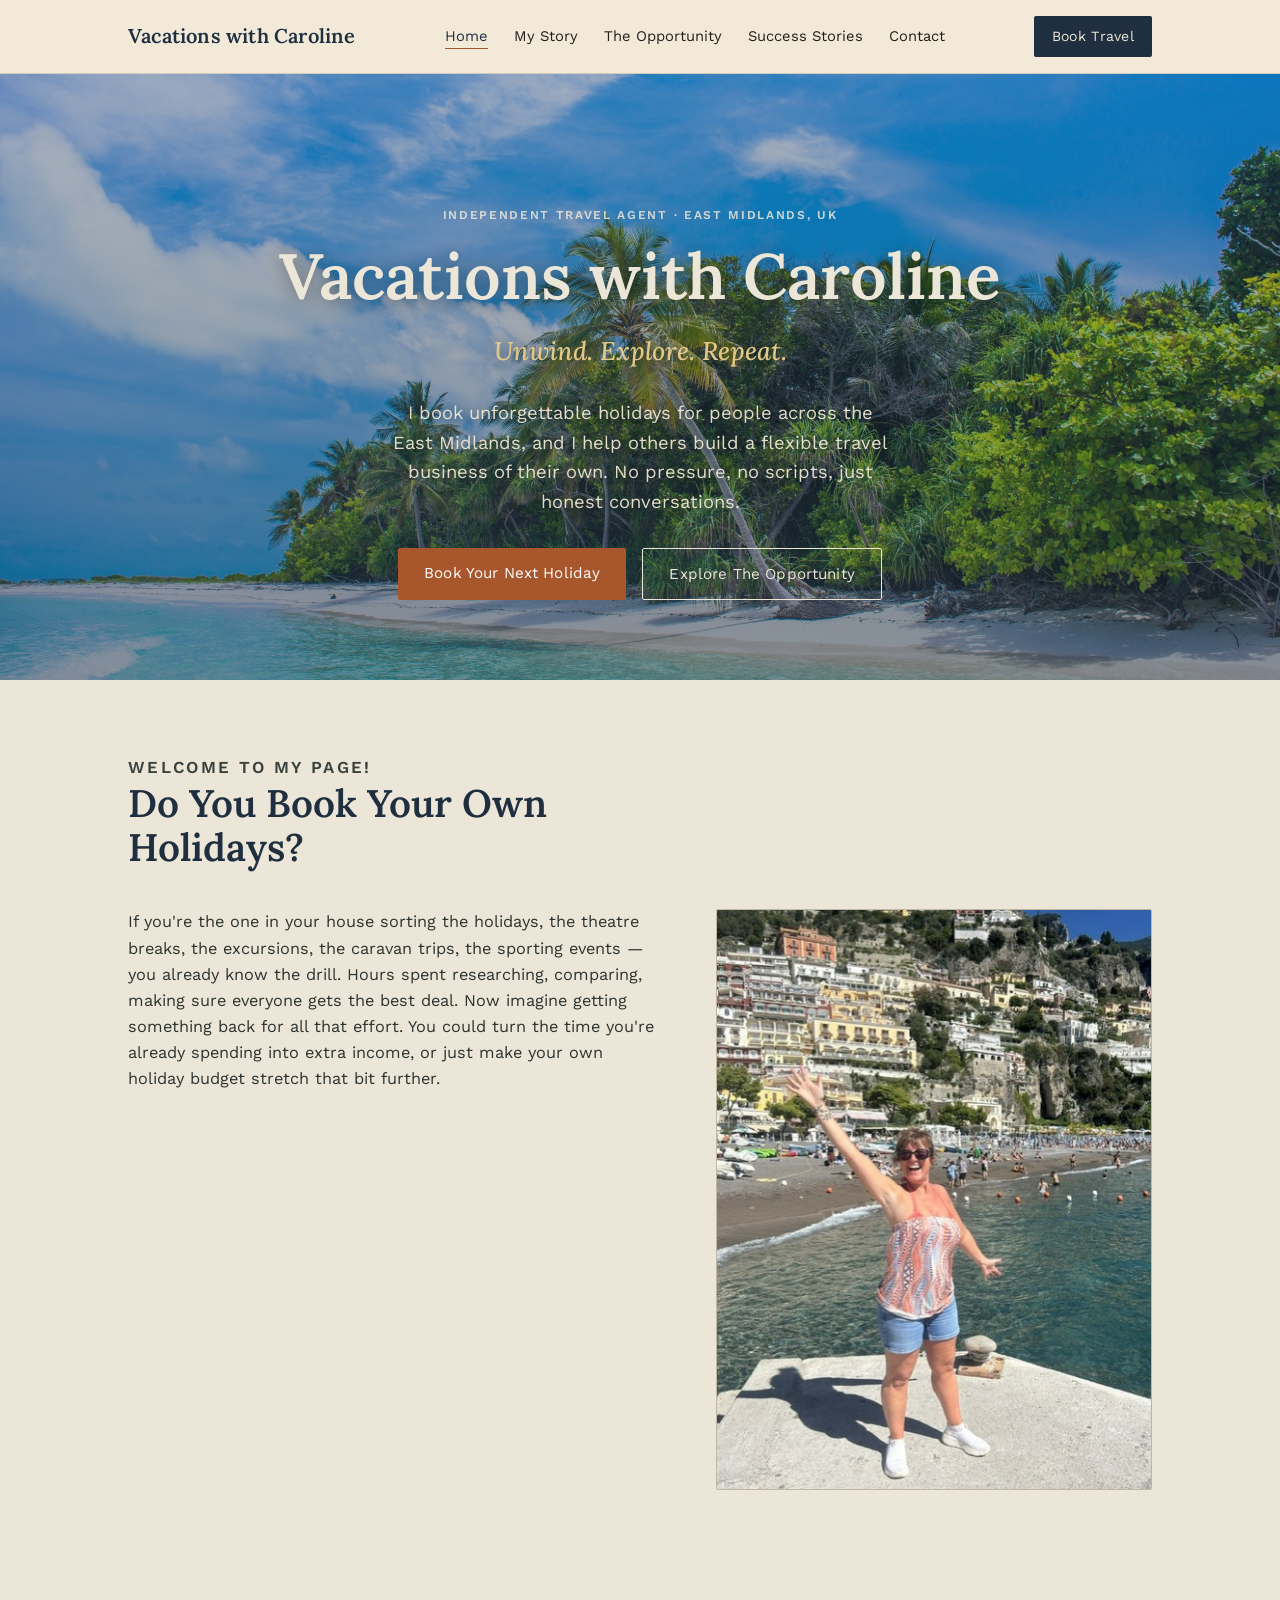
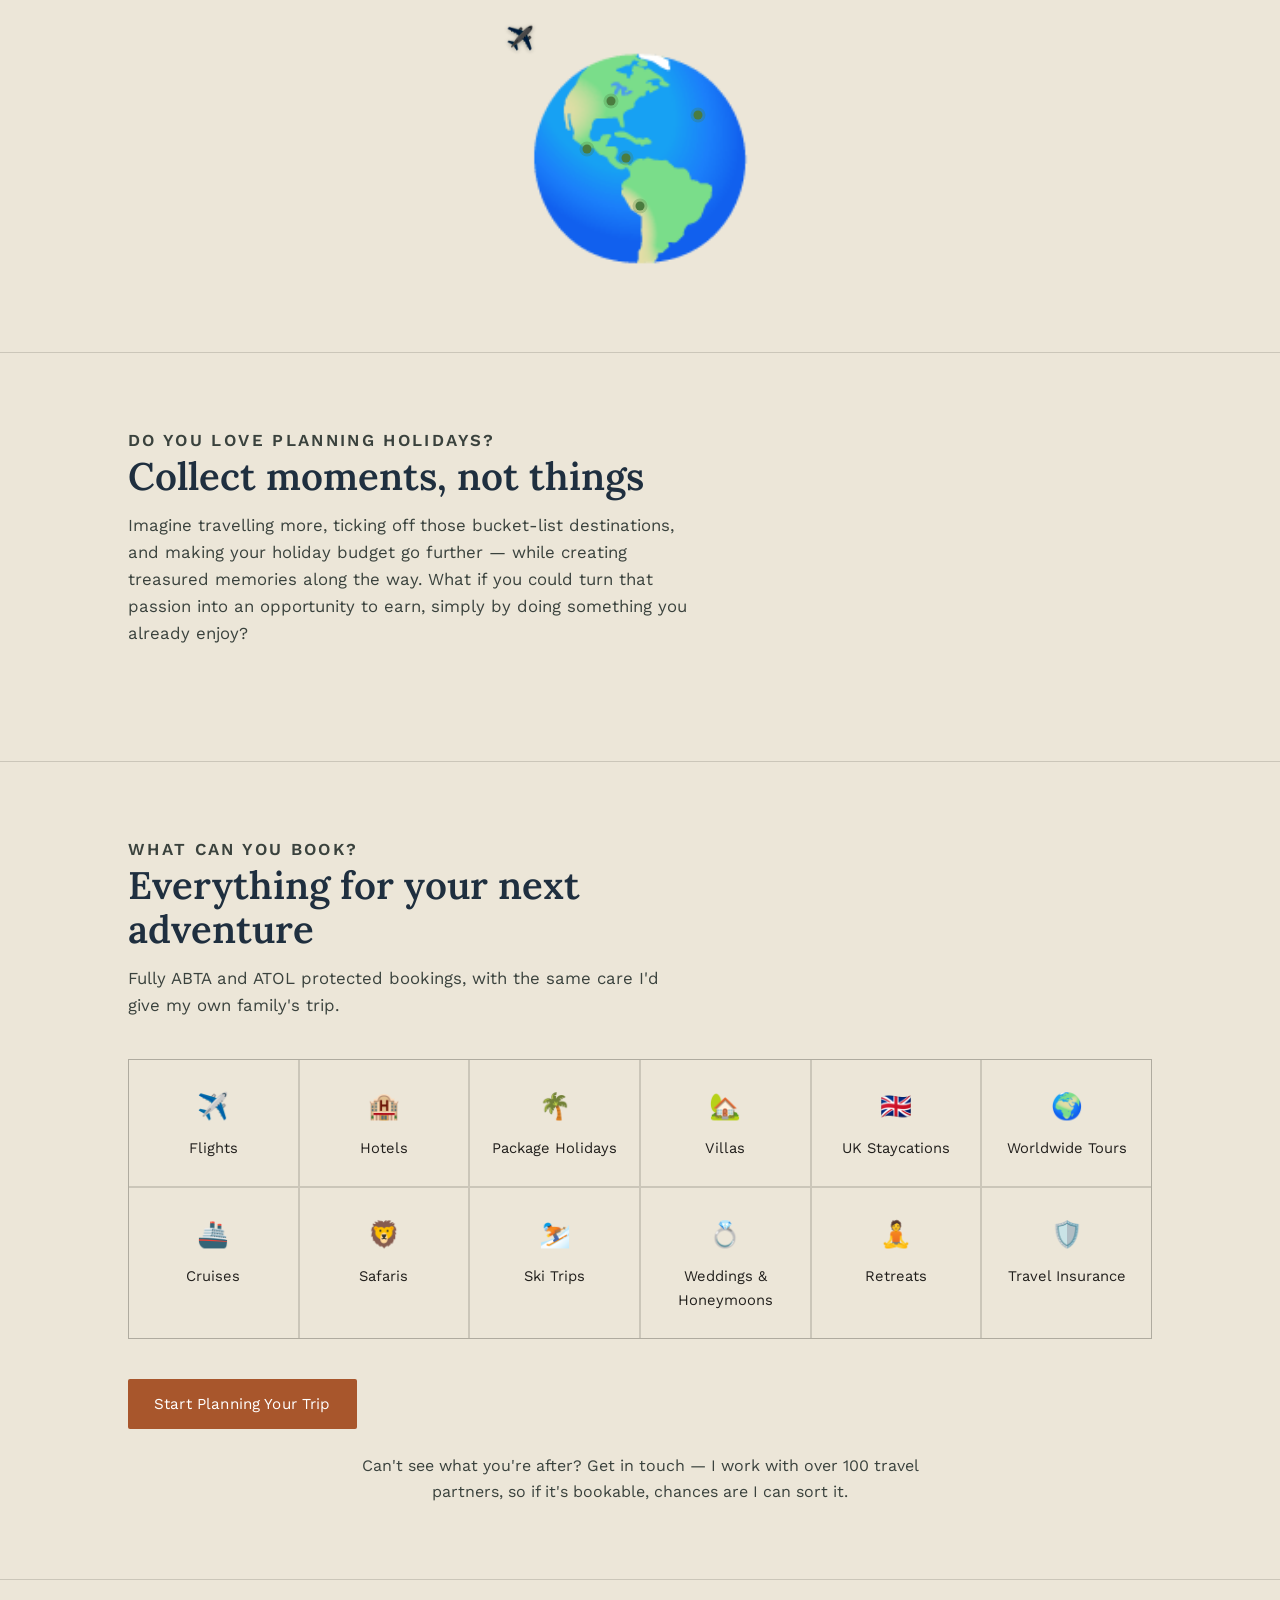
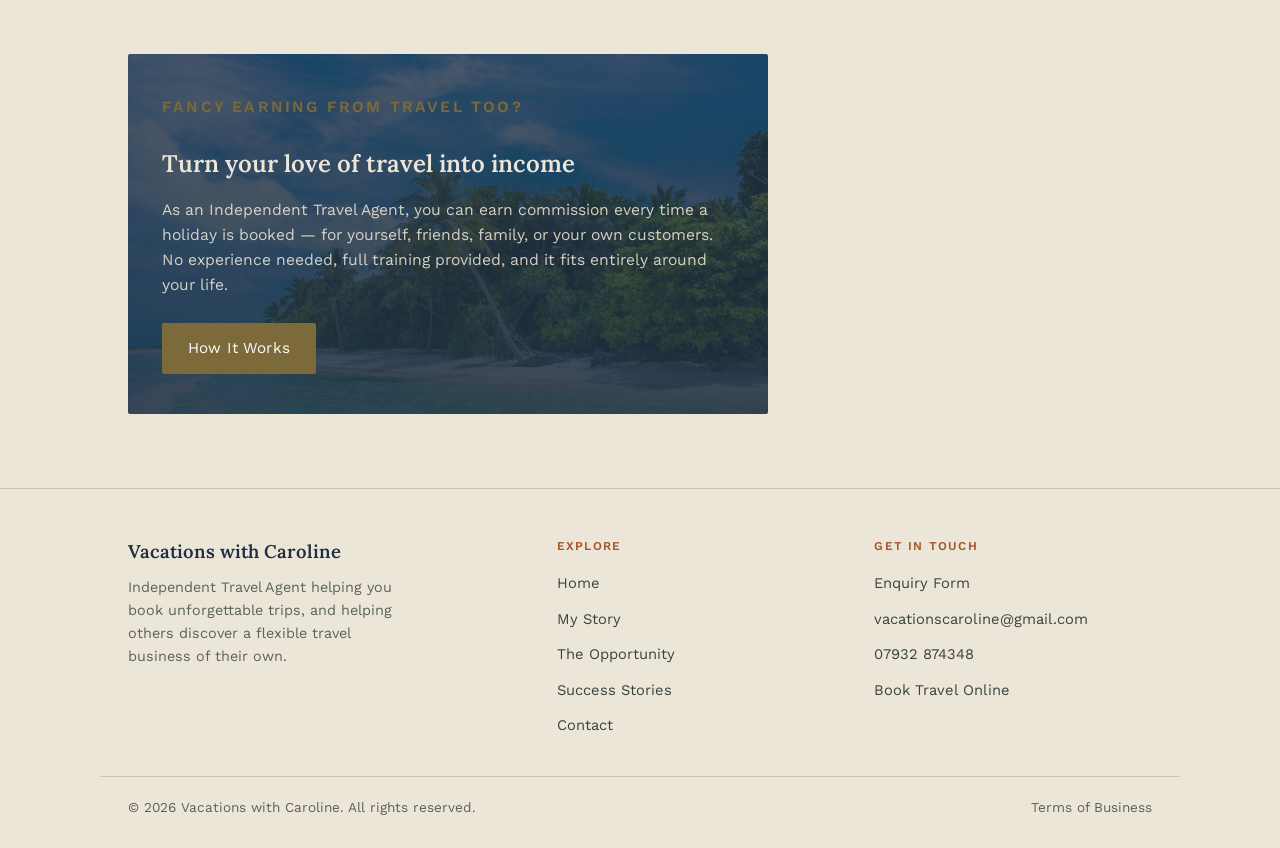
<file: index.html>
<!DOCTYPE html>
<html lang="en">
<head>
<meta charset="UTF-8">
<meta name="viewport" content="width=device-width, initial-scale=1.0">
<title>Vacations with Caroline | Independent Travel Agent</title>
<meta name="description" content="Book your next holiday or discover the flexible travel business opportunity with Caroline — Independent Travel Agent, East Midlands, UK.">
<meta property="og:title" content="Vacations with Caroline | Independent Travel Agent">
<meta property="og:description" content="Book your next holiday or discover the flexible travel business opportunity with Caroline — Independent Travel Agent, East Midlands, UK.">
<meta property="og:image" content="https://vacationscaroline.github.io/vacations-with-caroline/images/hero-beach.jpg">
<meta property="og:url" content="https://vacationscaroline.github.io/vacations-with-caroline/index.html">
<meta property="og:type" content="website">
<meta name="twitter:card" content="summary_large_image">
<meta name="twitter:title" content="Vacations with Caroline | Independent Travel Agent">
<meta name="twitter:description" content="Book your next holiday or discover the flexible travel business opportunity with Caroline — Independent Travel Agent, East Midlands, UK.">
<meta name="twitter:image" content="https://vacationscaroline.github.io/vacations-with-caroline/images/hero-beach.jpg">
<link rel="preconnect" href="https://fonts.googleapis.com">
<link rel="preconnect" href="https://fonts.gstatic.com" crossorigin>
<link href="https://fonts.googleapis.com/css2?family=Caveat:wght@500;600;700&family=Lora:ital,wght@0,400;0,500;0,600;0,700;1,400;1,500;1,600&family=Work+Sans:wght@300;400;500;600&display=swap" rel="stylesheet">
<link rel="stylesheet" href="style.css">
</head>
<body>

<header>
  <nav class="wrap">
    <a class="brand" href="index.html">Vacations with Caroline</a>
    <ul class="navlinks">
      <li><a href="index.html" class="active">Home</a></li>
      <li><a href="about.html">My Story</a></li>
      <li><a href="opportunity.html">The Opportunity</a></li>
      <li><a href="success-stories.html">Success Stories</a></li>
      <li><a href="contact.html">Contact</a></li>
    </ul>
    <a class="nav-cta" href="https://carolinekillen.inteletravel.uk">Book Travel</a>
  </nav>
</header>

<main>

  <section class="hero" style="border-top:none;background-image:url('images/hero-beach.jpg');">
    <div class="wrap">
      <p class="eyebrow">Independent Travel Agent · East Midlands, UK</p>
      <h1>Vacations with Caroline</h1>
      <p class="tagline">Unwind. Explore. Repeat.</p>
      <p class="lead">I book unforgettable holidays for people across the East Midlands, and I help others build a flexible travel business of their own. No pressure, no scripts, just honest conversations.</p>
      <div class="cta-row">
        <a class="btn btn-primary" href="https://carolinekillen.inteletravel.uk">Book Your Next Holiday</a>
        <a class="btn btn-ghost" href="opportunity.html">Explore The Opportunity</a>
      </div>
    </div>
  </section>

  <section style="border-top:none;">
    <div class="wrap">
      <div class="section-head reveal">
        <p class="kicker">Welcome to my page!</p>
        <h2>Do You Book Your Own Holidays?</h2>
      </div>
      <div class="story-grid reveal">
        <div>
          <p>If you're the one in your house sorting the holidays, the theatre breaks, the excursions, the caravan trips, the sporting events — you already know the drill. Hours spent researching, comparing, making sure everyone gets the best deal. Now imagine getting something back for all that effort. You could turn the time you're already spending into extra income, or just make your own holiday budget stretch that bit further.</p>
        </div>
        <div class="photo-frame story-photo" style="margin-bottom:0;">
          <img src="images/caroline-amalfi.jpg" alt="Caroline on holiday in Amalfi">
        </div>
      </div>
    </div>
  </section>

  <section style="border-top:none;">
    <div class="wrap">
      <div class="globe-orbit reveal" aria-hidden="true">
        <div class="globe-emoji" role="img" aria-label="World map">🌎</div>
        <div class="pin p1" style="left:38%;top:26%;"></div>
        <div class="pin p2" style="left:74%;top:32%;"></div>
        <div class="pin p3" style="left:44%;top:50%;"></div>
        <div class="pin p4" style="left:50%;top:70%;"></div>
        <div class="pin p5" style="left:28%;top:46%;"></div>
        <div class="plane-travel">✈️</div>
      </div>
    </div>
  </section>

  <section>
    <div class="wrap">
      <div class="section-head reveal">
        <p class="kicker">Do You Love Planning Holidays?</p>
        <h2>Collect moments, not things</h2>
        <p>Imagine travelling more, ticking off those bucket-list destinations, and making your holiday budget go further — while creating treasured memories along the way. What if you could turn that passion into an opportunity to earn, simply by doing something you already enjoy?</p>
      </div>
    </div>
  </section>

  <section id="book">
    <div class="wrap">
      <div class="section-head reveal">
        <p class="kicker">What Can You Book?</p>
        <h2>Everything for your next adventure</h2>
        <p>Fully ABTA and ATOL protected bookings, with the same care I'd give my own family's trip.</p>
      </div>
      <div class="book-grid reveal">
        <div class="book-item"><span class="ic">✈️</span>Flights</div>
        <div class="book-item"><span class="ic">🏨</span>Hotels</div>
        <div class="book-item"><span class="ic">🌴</span>Package Holidays</div>
        <div class="book-item"><span class="ic">🏡</span>Villas</div>
        <div class="book-item"><span class="ic">🇬🇧</span>UK Staycations</div>
        <div class="book-item"><span class="ic">🌍</span>Worldwide Tours</div>
        <div class="book-item"><span class="ic">🚢</span>Cruises</div>
        <div class="book-item"><span class="ic">🦁</span>Safaris</div>
        <div class="book-item"><span class="ic">⛷️</span>Ski Trips</div>
        <div class="book-item"><span class="ic">💍</span>Weddings &amp; Honeymoons</div>
        <div class="book-item"><span class="ic">🧘</span>Retreats</div>
        <div class="book-item"><span class="ic">🛡️</span>Travel Insurance</div>
      </div>
      <div class="cta-row" style="margin-top:40px;margin-bottom:0;">
        <a class="btn btn-primary" href="https://carolinekillen.inteletravel.uk">Start Planning Your Trip</a>
      </div>
      <p class="reveal" style="max-width:60ch;margin:24px auto 0;text-align:center;color:#3a423d;">Can't see what you're after? Get in touch — I work with over 100 travel partners, so if it's bookable, chances are I can sort it.</p>
    </div>
  </section>

  <section>
    <div class="wrap reveal">
      <div class="opp-card" style="max-width:640px;background:linear-gradient(rgba(31,47,63,0.78),rgba(31,47,63,0.88)), url('images/hero-beach.jpg') center 85%/cover;">
        <p class="kicker">Fancy Earning From Travel Too?</p>
        <h3>Turn your love of travel into income</h3>
        <p>As an Independent Travel Agent, you can earn commission every time a holiday is booked — for yourself, friends, family, or your own customers. No experience needed, full training provided, and it fits entirely around your life.</p>
        <a class="btn btn-primary" href="opportunity.html" style="background:var(--gold);">How It Works</a>
      </div>
    </div>
  </section>

</main>

<footer>
  <div class="wrap footer-grid">
    <div>
      <p class="footer-brand">Vacations with Caroline</p>
      <p class="footer-tagline">Independent Travel Agent helping you book unforgettable trips, and helping others discover a flexible travel business of their own.</p>
    </div>
    <div>
      <p class="footer-heading">Explore</p>
      <ul class="footer-links">
        <li><a href="index.html">Home</a></li>
        <li><a href="about.html">My Story</a></li>
        <li><a href="opportunity.html">The Opportunity</a></li>
        <li><a href="success-stories.html">Success Stories</a></li>
        <li><a href="contact.html">Contact</a></li>
      </ul>
    </div>
    <div>
      <p class="footer-heading">Get In Touch</p>
      <ul class="footer-links">
        <li><a href="contact.html">Enquiry Form</a></li>
        <li><a href="mailto:vacationscaroline@gmail.com">vacationscaroline@gmail.com</a></li>
        <li><a href="https://wa.me/447932874348">07932 874348</a></li>
        <li><a href="https://carolinekillen.inteletravel.uk">Book Travel Online</a></li>
      </ul>
    </div>
  </div>
  <div class="wrap foot-wrap" style="border-top:1px solid var(--line);margin-top:0;padding-top:20px;">
    <span>© 2026 Vacations with Caroline. All rights reserved.</span>
    <a href="terms.html">Terms of Business</a>
  </div>
</footer>

<script>
  const els = document.querySelectorAll('.reveal');
  const io = new IntersectionObserver((entries)=>{
    entries.forEach(e=>{ if(e.isIntersecting){ e.target.classList.add('in'); io.unobserve(e.target); } });
  }, {threshold:0.15});
  els.forEach(el=>io.observe(el));
</script>

</body>
</html>
</file>
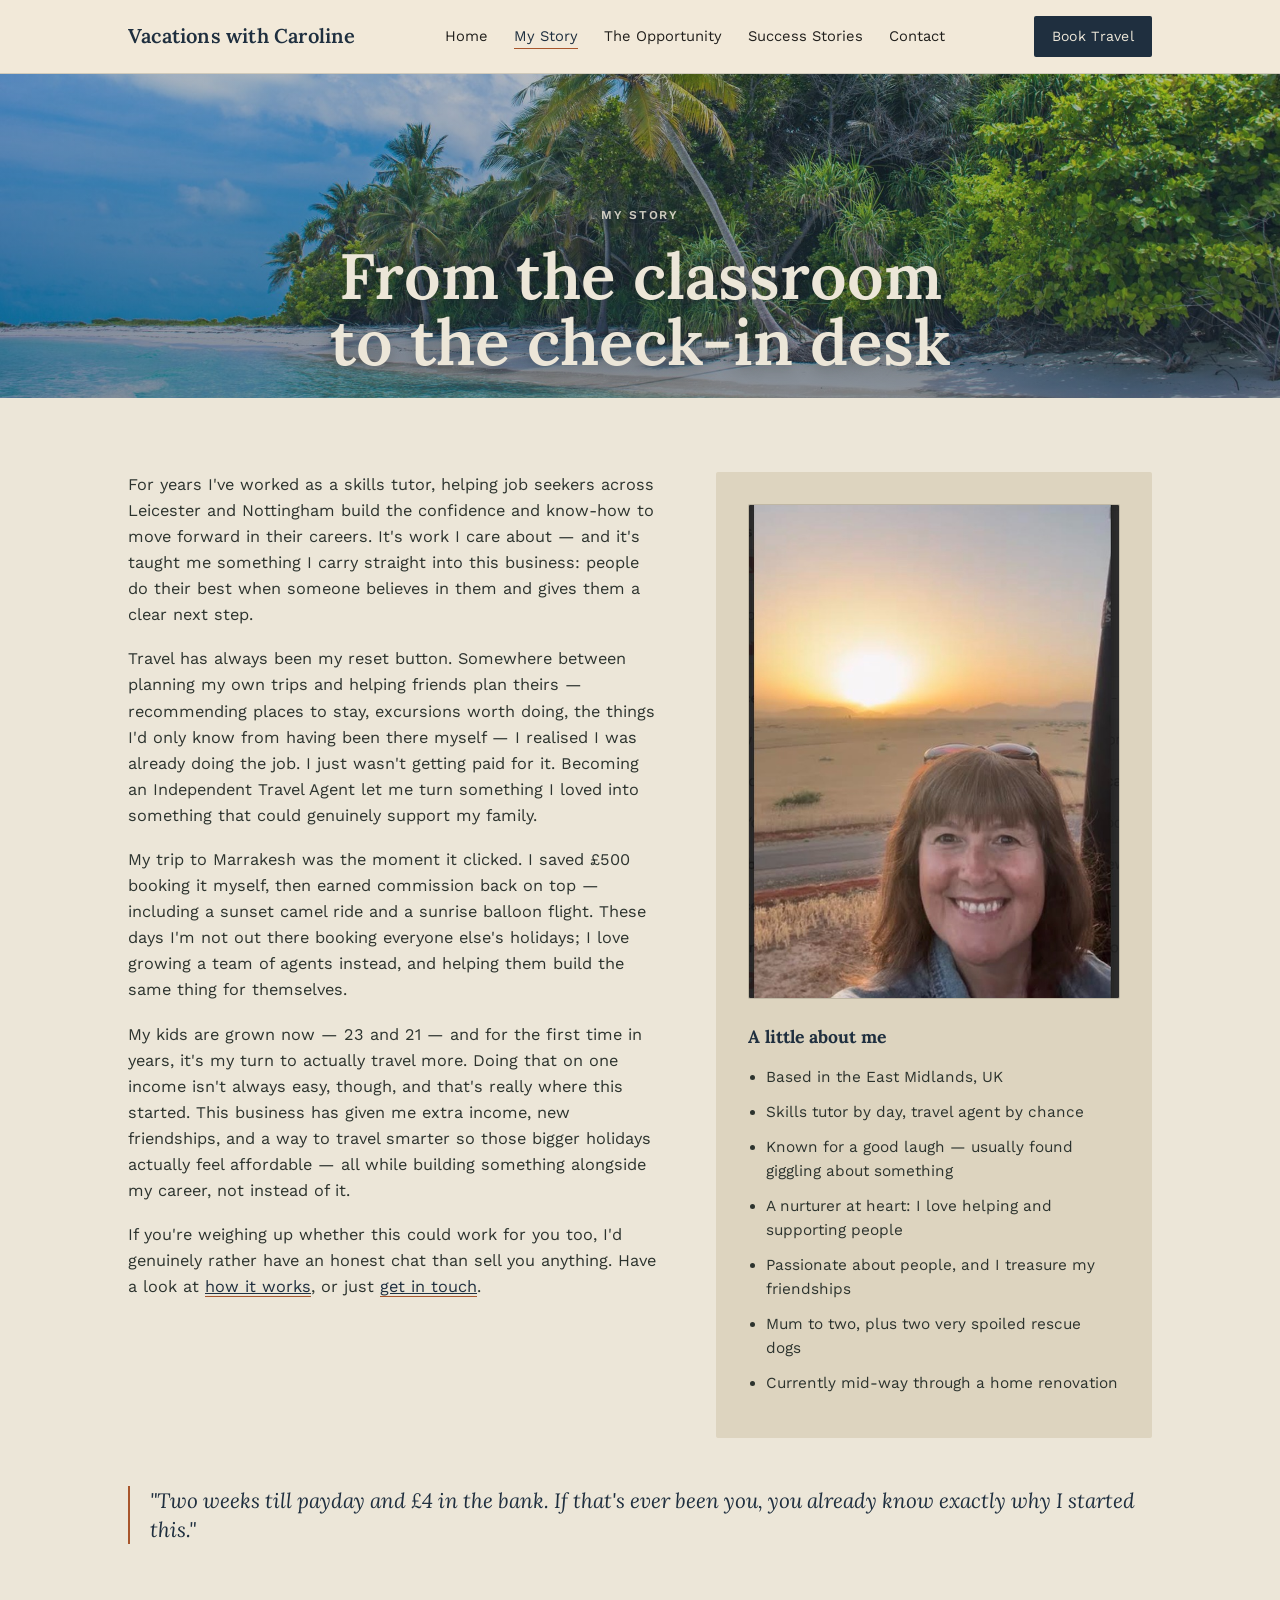
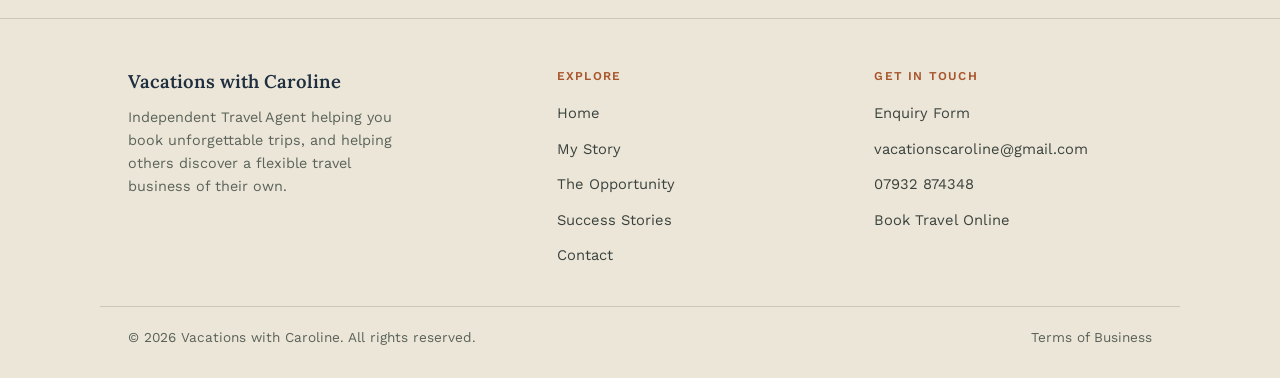
<file: about.html>
<!DOCTYPE html>
<html lang="en">
<head>
<meta charset="UTF-8">
<meta name="viewport" content="width=device-width, initial-scale=1.0">
<title>My Story | Vacations with Caroline</title>
<meta name="description" content="From skills tutor to Independent Travel Agent — Caroline's story of building a flexible travel business in the East Midlands.">
<meta property="og:title" content="My Story | Vacations with Caroline">
<meta property="og:description" content="From skills tutor to Independent Travel Agent — Caroline's story of building a flexible travel business in the East Midlands.">
<meta property="og:image" content="https://vacationscaroline.github.io/vacations-with-caroline/images/caroline-portrait.jpg">
<meta property="og:url" content="https://vacationscaroline.github.io/vacations-with-caroline/about.html">
<meta property="og:type" content="website">
<meta name="twitter:card" content="summary_large_image">
<meta name="twitter:title" content="My Story | Vacations with Caroline">
<meta name="twitter:description" content="From skills tutor to Independent Travel Agent — Caroline's story of building a flexible travel business in the East Midlands.">
<meta name="twitter:image" content="https://vacationscaroline.github.io/vacations-with-caroline/images/caroline-portrait.jpg">
<link rel="preconnect" href="https://fonts.googleapis.com">
<link rel="preconnect" href="https://fonts.gstatic.com" crossorigin>
<link href="https://fonts.googleapis.com/css2?family=Caveat:wght@500;600;700&family=Lora:ital,wght@0,400;0,500;0,600;0,700;1,400;1,500;1,600&family=Work+Sans:wght@300;400;500;600&display=swap" rel="stylesheet">
<link rel="stylesheet" href="style.css">
</head>
<body>

<header>
  <nav class="wrap">
    <a class="brand" href="index.html">Vacations with Caroline</a>
    <ul class="navlinks">
      <li><a href="index.html">Home</a></li>
      <li><a href="about.html" class="active">My Story</a></li>
      <li><a href="opportunity.html">The Opportunity</a></li>
      <li><a href="success-stories.html">Success Stories</a></li>
      <li><a href="contact.html">Contact</a></li>
    </ul>
    <a class="nav-cta" href="https://carolinekillen.inteletravel.uk">Book Travel</a>
  </nav>
</header>

<main>
  <section class="hero" style="border-top:none;padding-bottom:0;background-image:url('images/hero-beach.jpg');background-position:center 85%;">
    <div class="wrap">
      <p class="eyebrow">My Story</p>
      <h1 style="max-width:16ch;">From the classroom to the check-in desk</h1>
    </div>
  </section>

  <section style="border-top:none;">
    <div class="wrap">
      <div class="story-grid reveal">
        <div>
          <p>For years I've worked as a skills tutor, helping job seekers across Leicester and Nottingham build the confidence and know-how to move forward in their careers. It's work I care about — and it's taught me something I carry straight into this business: people do their best when someone believes in them and gives them a clear next step.</p>
          <p>Travel has always been my reset button. Somewhere between planning my own trips and helping friends plan theirs — recommending places to stay, excursions worth doing, the things I'd only know from having been there myself — I realised I was already doing the job. I just wasn't getting paid for it. Becoming an Independent Travel Agent let me turn something I loved into something that could genuinely support my family.</p>
          <p>My trip to Marrakesh was the moment it clicked. I saved £500 booking it myself, then earned commission back on top — including a sunset camel ride and a sunrise balloon flight. These days I'm not out there booking everyone else's holidays; I love growing a team of agents instead, and helping them build the same thing for themselves.</p>
          <p>My kids are grown now — 23 and 21 — and for the first time in years, it's my turn to actually travel more. Doing that on one income isn't always easy, though, and that's really where this started. This business has given me extra income, new friendships, and a way to travel smarter so those bigger holidays actually feel affordable — all while building something alongside my career, not instead of it.</p>
          <p>If you're weighing up whether this could work for you too, I'd genuinely rather have an honest chat than sell you anything. Have a look at <a href="opportunity.html" style="color:var(--teal-deep);border-bottom:1px solid var(--coral);">how it works</a>, or just <a href="contact.html" style="color:var(--teal-deep);border-bottom:1px solid var(--coral);">get in touch</a>.</p>
        </div>
        <div class="story-side">
          <div class="photo-frame story-photo">
            <img src="images/caroline-portrait.jpg" alt="Caroline">
          </div>
          <h3>A little about me</h3>
          <ul>
            <li>Based in the East Midlands, UK</li>
            <li>Skills tutor by day, travel agent by chance</li>
            <li>Known for a good laugh — usually found giggling about something</li>
            <li>A nurturer at heart: I love helping and supporting people</li>
            <li>Passionate about people, and I treasure my friendships</li>
            <li>Mum to two, plus two very spoiled rescue dogs</li>
            <li>Currently mid-way through a home renovation</li>
          </ul>
        </div>
      </div>
      <p class="pull reveal" style="margin-top:48px;">"Two weeks till payday and £4 in the bank. If that's ever been you, you already know exactly why I started this."</p>
    </div>
  </section>
</main>

<footer>
  <div class="wrap footer-grid">
    <div>
      <p class="footer-brand">Vacations with Caroline</p>
      <p class="footer-tagline">Independent Travel Agent helping you book unforgettable trips, and helping others discover a flexible travel business of their own.</p>
    </div>
    <div>
      <p class="footer-heading">Explore</p>
      <ul class="footer-links">
        <li><a href="index.html">Home</a></li>
        <li><a href="about.html">My Story</a></li>
        <li><a href="opportunity.html">The Opportunity</a></li>
        <li><a href="success-stories.html">Success Stories</a></li>
        <li><a href="contact.html">Contact</a></li>
      </ul>
    </div>
    <div>
      <p class="footer-heading">Get In Touch</p>
      <ul class="footer-links">
        <li><a href="contact.html">Enquiry Form</a></li>
        <li><a href="mailto:vacationscaroline@gmail.com">vacationscaroline@gmail.com</a></li>
        <li><a href="https://wa.me/447932874348">07932 874348</a></li>
        <li><a href="https://carolinekillen.inteletravel.uk">Book Travel Online</a></li>
      </ul>
    </div>
  </div>
  <div class="wrap foot-wrap" style="border-top:1px solid var(--line);margin-top:0;padding-top:20px;">
    <span>© 2026 Vacations with Caroline. All rights reserved.</span>
    <a href="terms.html">Terms of Business</a>
  </div>
</footer>

<script>
  const els = document.querySelectorAll('.reveal');
  const io = new IntersectionObserver((entries)=>{
    entries.forEach(e=>{ if(e.isIntersecting){ e.target.classList.add('in'); io.unobserve(e.target); } });
  }, {threshold:0.15});
  els.forEach(el=>io.observe(el));
</script>

</body>
</html>
</file>
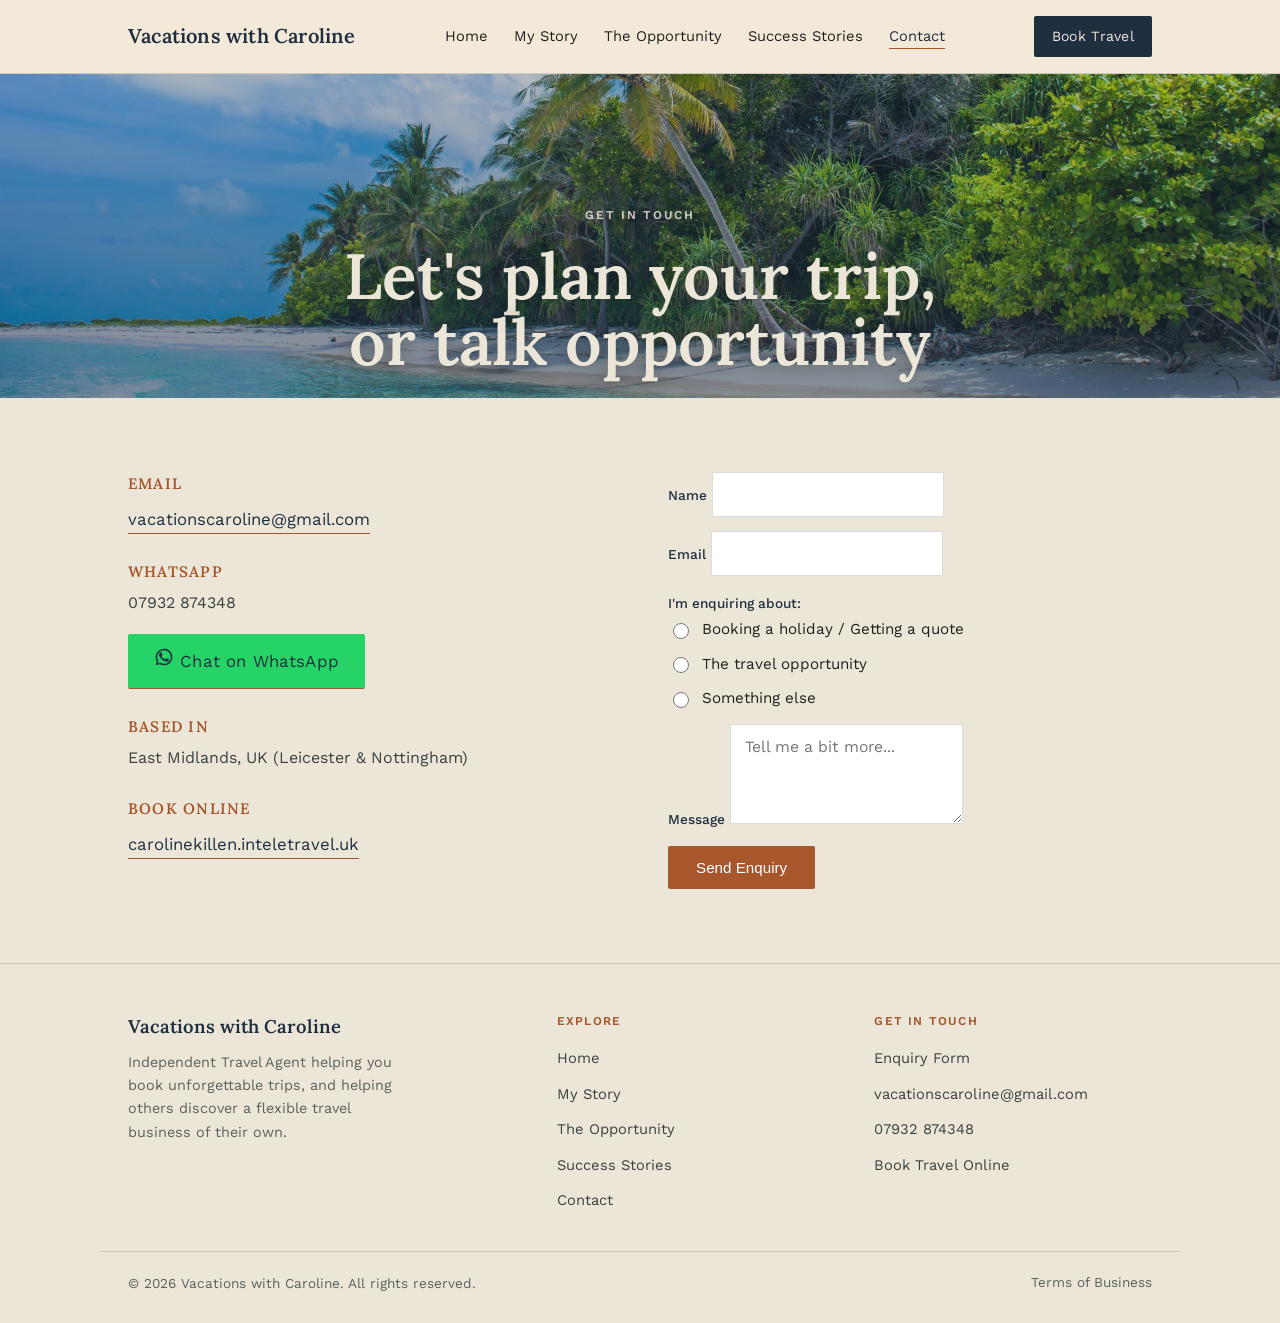
<file: contact.html>
<!DOCTYPE html>
<html lang="en">
<head>
<meta charset="UTF-8">
<meta name="viewport" content="width=device-width, initial-scale=1.0">
<title>Contact | Vacations with Caroline</title>
<meta name="description" content="Get in touch with Caroline to plan your next holiday or ask about joining her team of Independent Travel Agents.">
<meta property="og:title" content="Contact | Vacations with Caroline">
<meta property="og:description" content="Get in touch with Caroline to plan your next holiday or ask about joining her team of Independent Travel Agents.">
<meta property="og:image" content="https://vacationscaroline.github.io/vacations-with-caroline/images/hero-beach.jpg">
<meta property="og:url" content="https://vacationscaroline.github.io/vacations-with-caroline/contact.html">
<meta property="og:type" content="website">
<meta name="twitter:card" content="summary_large_image">
<meta name="twitter:title" content="Contact | Vacations with Caroline">
<meta name="twitter:description" content="Get in touch with Caroline to plan your next holiday or ask about joining her team of Independent Travel Agents.">
<meta name="twitter:image" content="https://vacationscaroline.github.io/vacations-with-caroline/images/hero-beach.jpg">
<link rel="preconnect" href="https://fonts.googleapis.com">
<link rel="preconnect" href="https://fonts.gstatic.com" crossorigin>
<link href="https://fonts.googleapis.com/css2?family=Caveat:wght@500;600;700&family=Lora:ital,wght@0,400;0,500;0,600;0,700;1,400;1,500;1,600&family=Work+Sans:wght@300;400;500;600&display=swap" rel="stylesheet">
<link rel="stylesheet" href="style.css">
</head>
<body>

<header>
  <nav class="wrap">
    <a class="brand" href="index.html">Vacations with Caroline</a>
    <ul class="navlinks">
      <li><a href="index.html">Home</a></li>
      <li><a href="about.html">My Story</a></li>
      <li><a href="opportunity.html">The Opportunity</a></li>
      <li><a href="success-stories.html">Success Stories</a></li>
      <li><a href="contact.html" class="active">Contact</a></li>
    </ul>
    <a class="nav-cta" href="https://carolinekillen.inteletravel.uk">Book Travel</a>
  </nav>
</header>

<main>
  <section class="hero" style="border-top:none;padding-bottom:0;background-image:url('images/hero-beach.jpg');background-position:left 85%;">
    <div class="wrap">
      <p class="eyebrow">Get In Touch</p>
      <h1 style="max-width:16ch;">Let's plan your trip, or talk opportunity</h1>
    </div>
  </section>

  <section style="border-top:none;">
    <div class="wrap">
      <div class="contact-wrap reveal">
        <div class="contact-info">
          <div class="row">
            <h4>Email</h4>
            <a href="mailto:vacationscaroline@gmail.com">vacationscaroline@gmail.com</a>
          </div>
          <div class="row">
            <h4>WhatsApp</h4>
            <p style="margin:6px 0 12px;color:#3a423d;">07932 874348</p>
            <a class="btn-whatsapp" href="https://wa.me/447932874348" target="_blank" rel="noopener">
              <svg viewBox="0 0 24 24" fill="currentColor" xmlns="http://www.w3.org/2000/svg"><path d="M17.472 14.382c-.297-.149-1.758-.867-2.03-.967-.273-.099-.471-.148-.67.15-.197.297-.767.966-.94 1.164-.173.199-.347.223-.644.075-.297-.15-1.255-.463-2.39-1.475-.883-.788-1.48-1.761-1.653-2.059-.173-.297-.018-.458.13-.606.134-.133.298-.347.446-.52.149-.174.198-.298.298-.497.099-.198.05-.371-.025-.52-.075-.149-.669-1.612-.916-2.207-.242-.579-.487-.5-.669-.51-.173-.008-.371-.01-.57-.01-.198 0-.52.074-.792.372-.272.297-1.04 1.016-1.04 2.479 0 1.462 1.065 2.875 1.213 3.074.149.198 2.096 3.2 5.077 4.487.709.306 1.262.489 1.694.625.712.227 1.36.195 1.871.118.571-.085 1.758-.719 2.006-1.413.248-.694.248-1.289.173-1.413-.074-.124-.272-.198-.57-.347z"/><path d="M12.004 2.003c-5.514 0-9.997 4.483-9.997 9.997 0 1.762.462 3.479 1.34 4.995L2 22l5.117-1.342a9.96 9.96 0 0 0 4.887 1.245h.004c5.514 0 9.997-4.483 9.997-9.997 0-2.67-1.04-5.182-2.928-7.07a9.935 9.935 0 0 0-7.073-2.933zm0 18.174a8.16 8.16 0 0 1-4.16-1.14l-.298-.177-3.037.797.811-2.96-.194-.304a8.163 8.163 0 0 1-1.256-4.393c0-4.508 3.669-8.177 8.177-8.177a8.12 8.12 0 0 1 5.784 2.398 8.12 8.12 0 0 1 2.393 5.783c0 4.508-3.669 8.173-8.22 8.173z"/></svg>
              Chat on WhatsApp
            </a>
          </div>
          <div class="row">
            <h4>Based In</h4>
            <p style="margin:6px 0 0;color:#3a423d;">East Midlands, UK (Leicester &amp; Nottingham)</p>
          </div>
          <div class="row">
            <h4>Book Online</h4>
            <a href="https://carolinekillen.inteletravel.uk">carolinekillen.inteletravel.uk</a>
          </div>
        </div>
        <form action="https://formsubmit.co/vacationscaroline@gmail.com" method="POST">
          <input type="hidden" name="_subject" value="New Website Enquiry">
          <input type="hidden" name="_template" value="table">
          <input type="hidden" name="_next" value="https://vacationscaroline.github.io/vacations-with-caroline/contact.html">
          <div>
            <label for="name">Name</label>
            <input id="name" name="name" type="text" required>
          </div>
          <div>
            <label for="email">Email</label>
            <input id="email" name="email" type="email" required>
          </div>
          <div>
            <label>I'm enquiring about:</label>
            <div class="radio-group">
              <label class="radio-option"><input type="radio" name="Enquiring about" value="Booking a holiday / Getting a quote" required> Booking a holiday / Getting a quote</label>
              <label class="radio-option"><input type="radio" name="Enquiring about" value="The travel opportunity"> The travel opportunity</label>
              <label class="radio-option"><input type="radio" name="Enquiring about" value="Something else"> Something else</label>
            </div>
          </div>
          <div>
            <label for="message">Message</label>
            <textarea id="message" name="Message" placeholder="Tell me a bit more..." required></textarea>
          </div>
          <button type="submit">Send Enquiry</button>
        </form>
      </div>
    </div>
  </section>
</main>

<footer>
  <div class="wrap footer-grid">
    <div>
      <p class="footer-brand">Vacations with Caroline</p>
      <p class="footer-tagline">Independent Travel Agent helping you book unforgettable trips, and helping others discover a flexible travel business of their own.</p>
    </div>
    <div>
      <p class="footer-heading">Explore</p>
      <ul class="footer-links">
        <li><a href="index.html">Home</a></li>
        <li><a href="about.html">My Story</a></li>
        <li><a href="opportunity.html">The Opportunity</a></li>
        <li><a href="success-stories.html">Success Stories</a></li>
        <li><a href="contact.html">Contact</a></li>
      </ul>
    </div>
    <div>
      <p class="footer-heading">Get In Touch</p>
      <ul class="footer-links">
        <li><a href="contact.html">Enquiry Form</a></li>
        <li><a href="mailto:vacationscaroline@gmail.com">vacationscaroline@gmail.com</a></li>
        <li><a href="https://wa.me/447932874348">07932 874348</a></li>
        <li><a href="https://carolinekillen.inteletravel.uk">Book Travel Online</a></li>
      </ul>
    </div>
  </div>
  <div class="wrap foot-wrap" style="border-top:1px solid var(--line);margin-top:0;padding-top:20px;">
    <span>© 2026 Vacations with Caroline. All rights reserved.</span>
    <a href="terms.html">Terms of Business</a>
  </div>
</footer>

<script>
  const els = document.querySelectorAll('.reveal');
  const io = new IntersectionObserver((entries)=>{
    entries.forEach(e=>{ if(e.isIntersecting){ e.target.classList.add('in'); io.unobserve(e.target); } });
  }, {threshold:0.15});
  els.forEach(el=>io.observe(el));
</script>

</body>
</html>
</file>
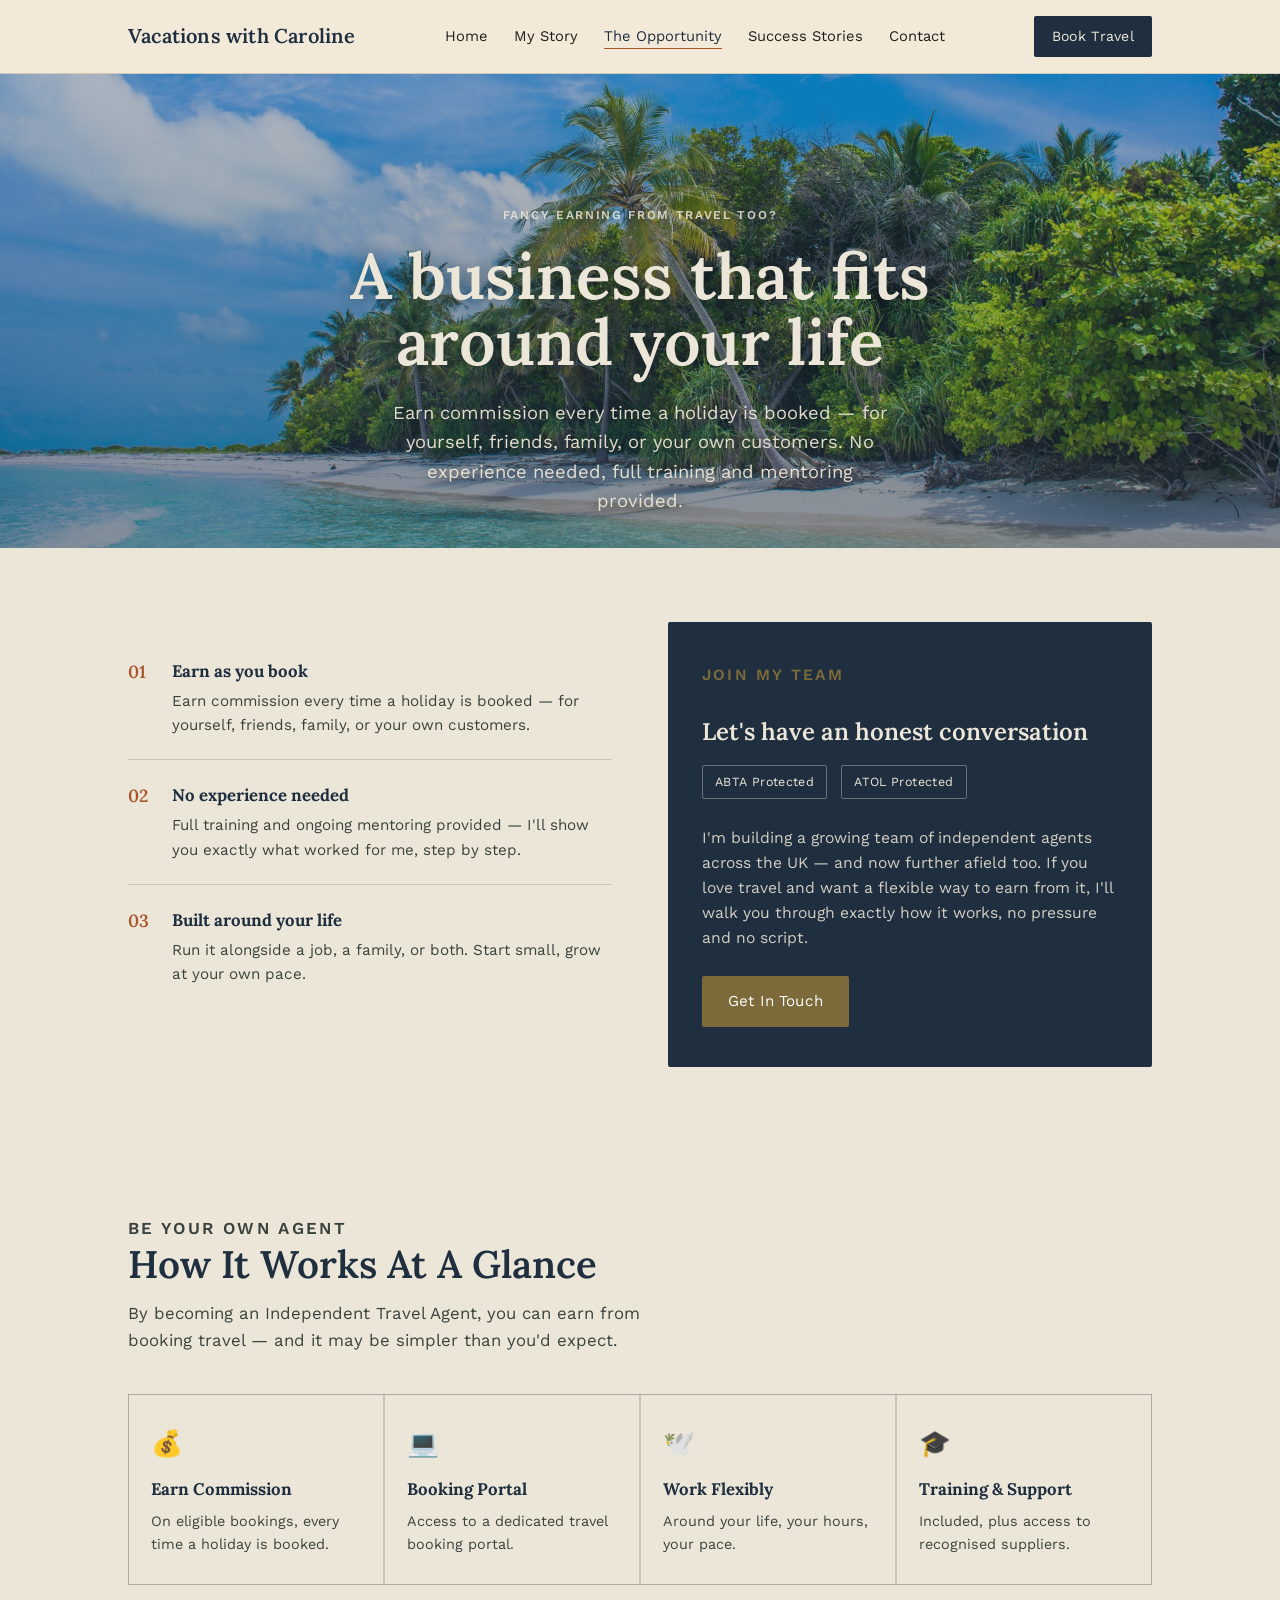
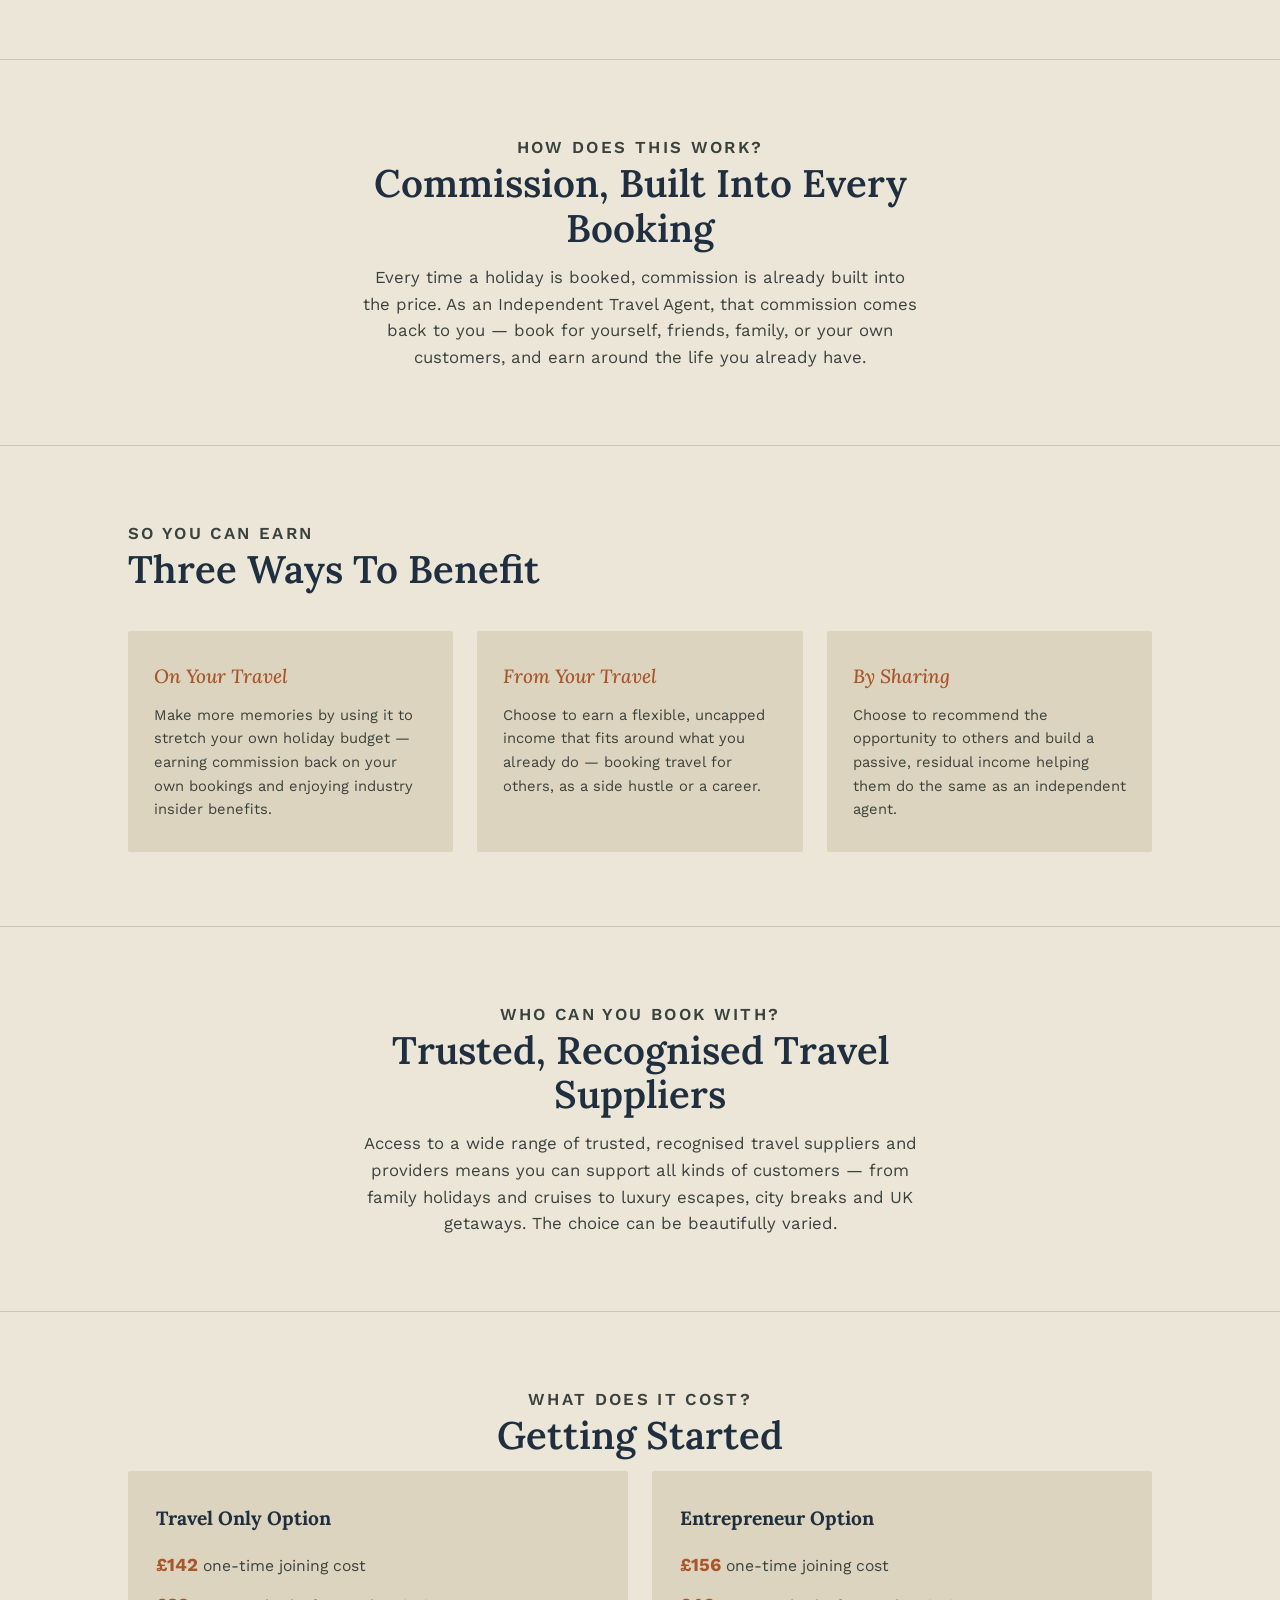
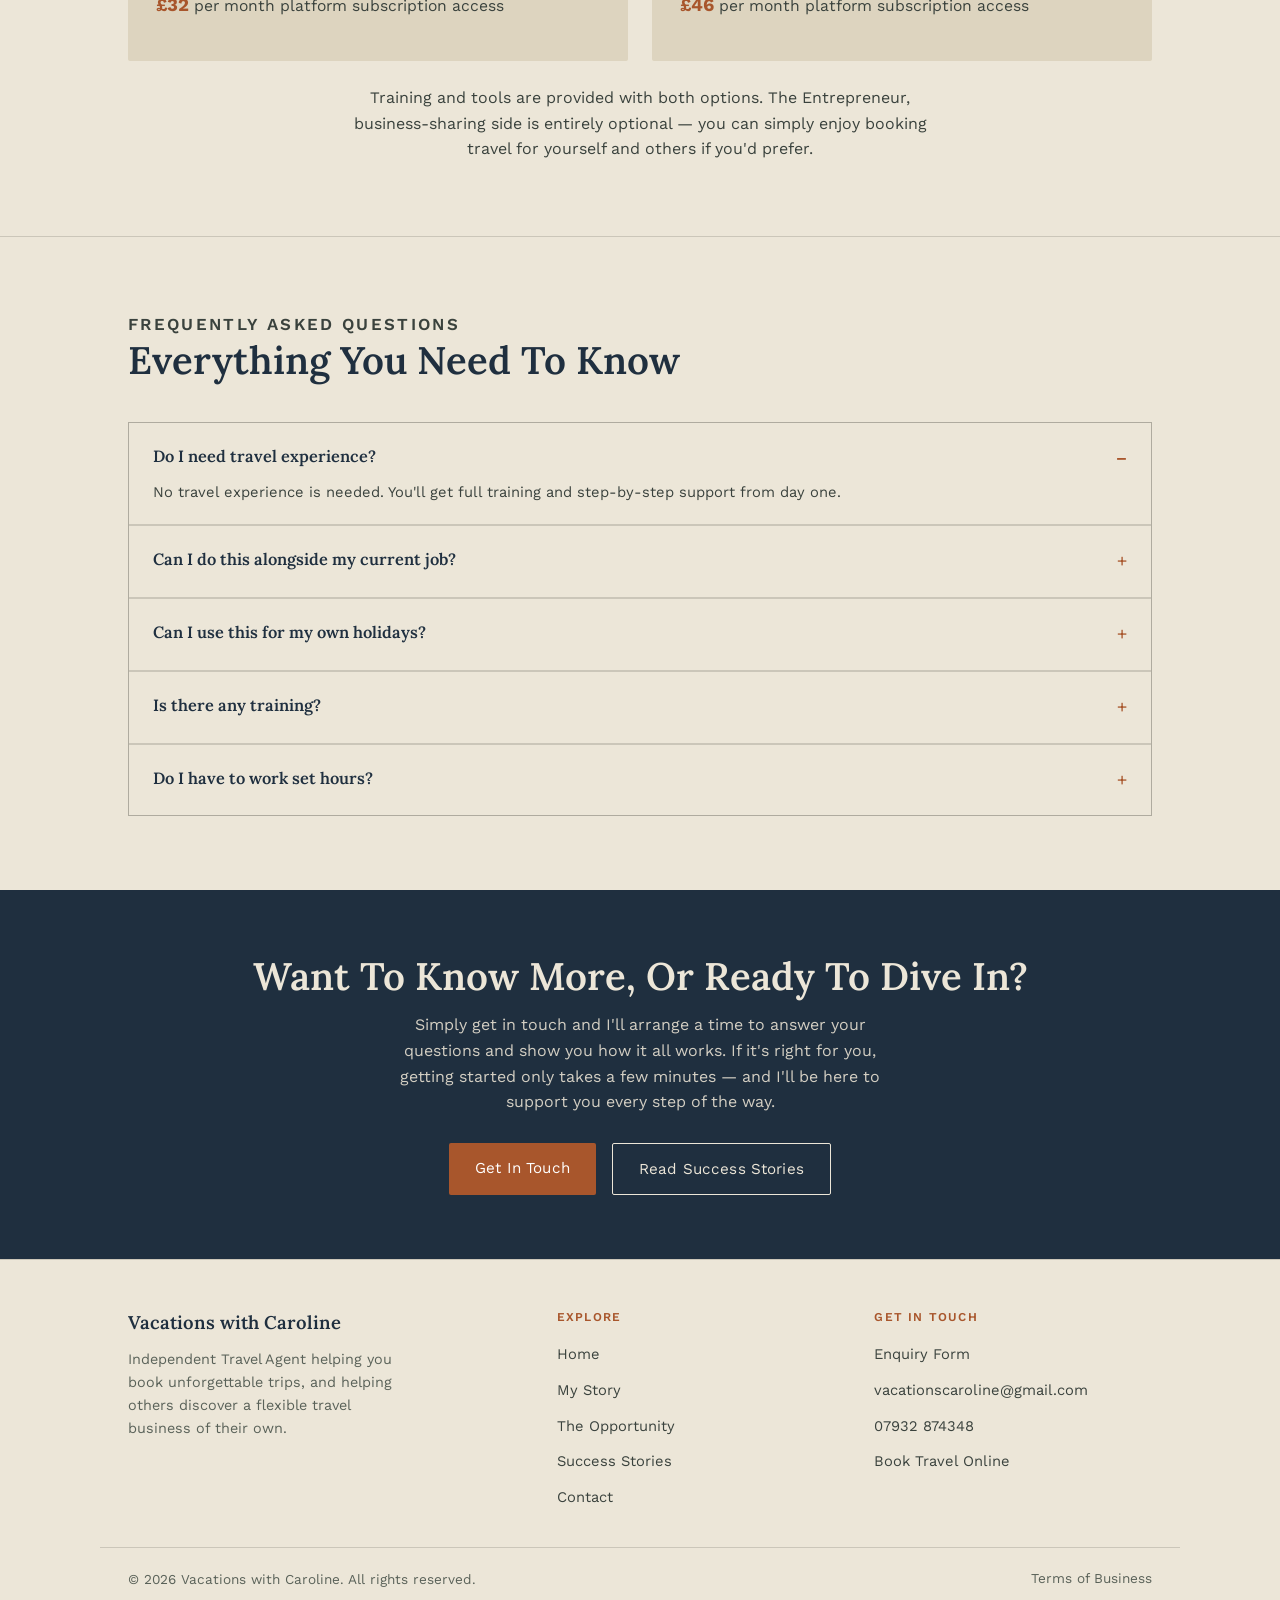
<file: opportunity.html>
<!DOCTYPE html>
<html lang="en">
<head>
<meta charset="UTF-8">
<meta name="viewport" content="width=device-width, initial-scale=1.0">
<title>The Opportunity | Vacations with Caroline</title>
<meta name="description" content="Become an Independent Travel Agent — earn commission, get full training and mentoring, and build a business that fits around your life.">
<meta property="og:title" content="The Opportunity | Vacations with Caroline">
<meta property="og:description" content="Become an Independent Travel Agent — earn commission, get full training and mentoring, and build a business that fits around your life.">
<meta property="og:image" content="https://vacationscaroline.github.io/vacations-with-caroline/images/hero-beach.jpg">
<meta property="og:url" content="https://vacationscaroline.github.io/vacations-with-caroline/opportunity.html">
<meta property="og:type" content="website">
<meta name="twitter:card" content="summary_large_image">
<meta name="twitter:title" content="The Opportunity | Vacations with Caroline">
<meta name="twitter:description" content="Become an Independent Travel Agent — earn commission, get full training and mentoring, and build a business that fits around your life.">
<meta name="twitter:image" content="https://vacationscaroline.github.io/vacations-with-caroline/images/hero-beach.jpg">
<link rel="preconnect" href="https://fonts.googleapis.com">
<link rel="preconnect" href="https://fonts.gstatic.com" crossorigin>
<link href="https://fonts.googleapis.com/css2?family=Caveat:wght@500;600;700&family=Lora:ital,wght@0,400;0,500;0,600;0,700;1,400;1,500;1,600&family=Work+Sans:wght@300;400;500;600&display=swap" rel="stylesheet">
<link rel="stylesheet" href="style.css">
</head>
<body>

<header>
  <nav class="wrap">
    <a class="brand" href="index.html">Vacations with Caroline</a>
    <ul class="navlinks">
      <li><a href="index.html">Home</a></li>
      <li><a href="about.html">My Story</a></li>
      <li><a href="opportunity.html" class="active">The Opportunity</a></li>
      <li><a href="success-stories.html">Success Stories</a></li>
      <li><a href="contact.html">Contact</a></li>
    </ul>
    <a class="nav-cta" href="https://carolinekillen.inteletravel.uk">Book Travel</a>
  </nav>
</header>

<main>
  <section class="hero" style="border-top:none;padding-bottom:0;background-image:url('images/hero-beach.jpg');background-position:left 85%;">
    <div class="wrap">
      <p class="eyebrow">Fancy Earning From Travel Too?</p>
      <h1 style="max-width:16ch;">A business that fits around your life</h1>
      <p class="lead">Earn commission every time a holiday is booked — for yourself, friends, family, or your own customers. No experience needed, full training and mentoring provided.</p>
    </div>
  </section>

  <section style="border-top:none;">
    <div class="wrap">
      <div class="opp-wrap reveal">
        <ul class="opp-points">
          <li>
            <span class="opp-num">01</span>
            <div>
              <h4>Earn as you book</h4>
              <p>Earn commission every time a holiday is booked — for yourself, friends, family, or your own customers.</p>
            </div>
          </li>
          <li>
            <span class="opp-num">02</span>
            <div>
              <h4>No experience needed</h4>
              <p>Full training and ongoing mentoring provided — I'll show you exactly what worked for me, step by step.</p>
            </div>
          </li>
          <li>
            <span class="opp-num">03</span>
            <div>
              <h4>Built around your life</h4>
              <p>Run it alongside a job, a family, or both. Start small, grow at your own pace.</p>
            </div>
          </li>
        </ul>
        <div class="opp-card">
          <p class="kicker">Join My Team</p>
          <h3>Let's have an honest conversation</h3>
          <div class="badge-row">
            <span class="badge">ABTA Protected</span>
            <span class="badge">ATOL Protected</span>
          </div>
          <p>I'm building a growing team of independent agents across the UK — and now further afield too. If you love travel and want a flexible way to earn from it, I'll walk you through exactly how it works, no pressure and no script.</p>
          <a class="btn btn-primary" href="contact.html" style="background:var(--gold);">Get In Touch</a>
        </div>
      </div>
    </div>
  </section>

  <section style="border-top:none;">
    <div class="wrap">
      <div class="section-head reveal">
        <p class="kicker">Be Your Own Agent</p>
        <h2>How It Works At A Glance</h2>
        <p>By becoming an Independent Travel Agent, you can earn from booking travel — and it may be simpler than you'd expect.</p>
      </div>
      <div class="glance-grid reveal">
        <div class="glance-item"><span class="ic">💰</span><h4>Earn Commission</h4><p>On eligible bookings, every time a holiday is booked.</p></div>
        <div class="glance-item"><span class="ic">💻</span><h4>Booking Portal</h4><p>Access to a dedicated travel booking portal.</p></div>
        <div class="glance-item"><span class="ic">🕊️</span><h4>Work Flexibly</h4><p>Around your life, your hours, your pace.</p></div>
        <div class="glance-item"><span class="ic">🎓</span><h4>Training &amp; Support</h4><p>Included, plus access to recognised suppliers.</p></div>
      </div>
    </div>
  </section>

  <section>
    <div class="wrap">
      <div class="section-head reveal" style="text-align:center;max-width:56ch;margin:0 auto;">
        <p class="kicker">How Does This Work?</p>
        <h2>Commission, Built Into Every Booking</h2>
        <p>Every time a holiday is booked, commission is already built into the price. As an Independent Travel Agent, that commission comes back to you — book for yourself, friends, family, or your own customers, and earn around the life you already have.</p>
      </div>
    </div>
  </section>

  <section>
    <div class="wrap">
      <div class="section-head reveal">
        <p class="kicker">So You Can Earn</p>
        <h2>Three Ways To Benefit</h2>
      </div>
      <div class="benefit-grid reveal">
        <div class="benefit-item">
          <h3>On Your Travel</h3>
          <p>Make more memories by using it to stretch your own holiday budget — earning commission back on your own bookings and enjoying industry insider benefits.</p>
        </div>
        <div class="benefit-item">
          <h3>From Your Travel</h3>
          <p>Choose to earn a flexible, uncapped income that fits around what you already do — booking travel for others, as a side hustle or a career.</p>
        </div>
        <div class="benefit-item">
          <h3>By Sharing</h3>
          <p>Choose to recommend the opportunity to others and build a passive, residual income helping them do the same as an independent agent.</p>
        </div>
      </div>
    </div>
  </section>

  <section>
    <div class="wrap">
      <div class="section-head reveal" style="text-align:center;max-width:56ch;margin:0 auto;">
        <p class="kicker">Who Can You Book With?</p>
        <h2>Trusted, Recognised Travel Suppliers</h2>
        <p>Access to a wide range of trusted, recognised travel suppliers and providers means you can support all kinds of customers — from family holidays and cruises to luxury escapes, city breaks and UK getaways. The choice can be beautifully varied.</p>
      </div>
    </div>
  </section>

  <section>
    <div class="wrap">
      <div class="section-head reveal" style="text-align:center;max-width:56ch;margin:0 auto;">
        <p class="kicker">What Does It Cost?</p>
        <h2>Getting Started</h2>
      </div>
      <div class="pricing-grid reveal">
        <div class="pricing-card">
          <h3>Travel Only Option</h3>
          <p class="price-line"><strong>£142</strong> one-time joining cost</p>
          <p class="price-line"><strong>£32</strong> per month platform subscription access</p>
        </div>
        <div class="pricing-card">
          <h3>Entrepreneur Option</h3>
          <p class="price-line"><strong>£156</strong> one-time joining cost</p>
          <p class="price-line"><strong>£46</strong> per month platform subscription access</p>
        </div>
      </div>
      <p class="reveal" style="max-width:60ch;margin:24px auto 0;text-align:center;color:#3a423d;">Training and tools are provided with both options. The Entrepreneur, business-sharing side is entirely optional — you can simply enjoy booking travel for yourself and others if you'd prefer.</p>
    </div>
  </section>

  <section>
    <div class="wrap">
      <div class="section-head reveal">
        <p class="kicker">Frequently Asked Questions</p>
        <h2>Everything You Need To Know</h2>
      </div>
      <div class="faq-list reveal">
        <details class="faq-item" open>
          <summary>Do I need travel experience?</summary>
          <p>No travel experience is needed. You'll get full training and step-by-step support from day one.</p>
        </details>
        <details class="faq-item">
          <summary>Can I do this alongside my current job?</summary>
          <p>Yes — most agents build this around an existing job, family life, or both, starting small and growing at their own pace.</p>
        </details>
        <details class="faq-item">
          <summary>Can I use this for my own holidays?</summary>
          <p>Absolutely — plenty of people join purely to book their own travel and earn commission back on it.</p>
        </details>
        <details class="faq-item">
          <summary>Is there any training?</summary>
          <p>Yes, full training and ongoing mentoring are included from day one, with support whenever you need it.</p>
        </details>
        <details class="faq-item">
          <summary>Do I have to work set hours?</summary>
          <p>No — you set your own hours and grow the business at whatever pace suits your life.</p>
        </details>
      </div>
    </div>
  </section>

  <section class="cta-band" style="border-top:none;">
    <div class="wrap">
      <h2>Want To Know More, Or Ready To Dive In?</h2>
      <p>Simply get in touch and I'll arrange a time to answer your questions and show you how it all works. If it's right for you, getting started only takes a few minutes — and I'll be here to support you every step of the way.</p>
      <div class="cta-row">
        <a class="btn btn-primary" href="contact.html">Get In Touch</a>
        <a class="btn btn-ghost" href="success-stories.html" style="border-color:var(--sand);color:var(--sand);">Read Success Stories</a>
      </div>
    </div>
  </section>
</main>

<footer>
  <div class="wrap footer-grid">
    <div>
      <p class="footer-brand">Vacations with Caroline</p>
      <p class="footer-tagline">Independent Travel Agent helping you book unforgettable trips, and helping others discover a flexible travel business of their own.</p>
    </div>
    <div>
      <p class="footer-heading">Explore</p>
      <ul class="footer-links">
        <li><a href="index.html">Home</a></li>
        <li><a href="about.html">My Story</a></li>
        <li><a href="opportunity.html">The Opportunity</a></li>
        <li><a href="success-stories.html">Success Stories</a></li>
        <li><a href="contact.html">Contact</a></li>
      </ul>
    </div>
    <div>
      <p class="footer-heading">Get In Touch</p>
      <ul class="footer-links">
        <li><a href="contact.html">Enquiry Form</a></li>
        <li><a href="mailto:vacationscaroline@gmail.com">vacationscaroline@gmail.com</a></li>
        <li><a href="https://wa.me/447932874348">07932 874348</a></li>
        <li><a href="https://carolinekillen.inteletravel.uk">Book Travel Online</a></li>
      </ul>
    </div>
  </div>
  <div class="wrap foot-wrap" style="border-top:1px solid var(--line);margin-top:0;padding-top:20px;">
    <span>© 2026 Vacations with Caroline. All rights reserved.</span>
    <a href="terms.html">Terms of Business</a>
  </div>
</footer>

<script>
  const els = document.querySelectorAll('.reveal');
  const io = new IntersectionObserver((entries)=>{
    entries.forEach(e=>{ if(e.isIntersecting){ e.target.classList.add('in'); io.unobserve(e.target); } });
  }, {threshold:0.15});
  els.forEach(el=>io.observe(el));
</script>

</body>
</html>
</file>
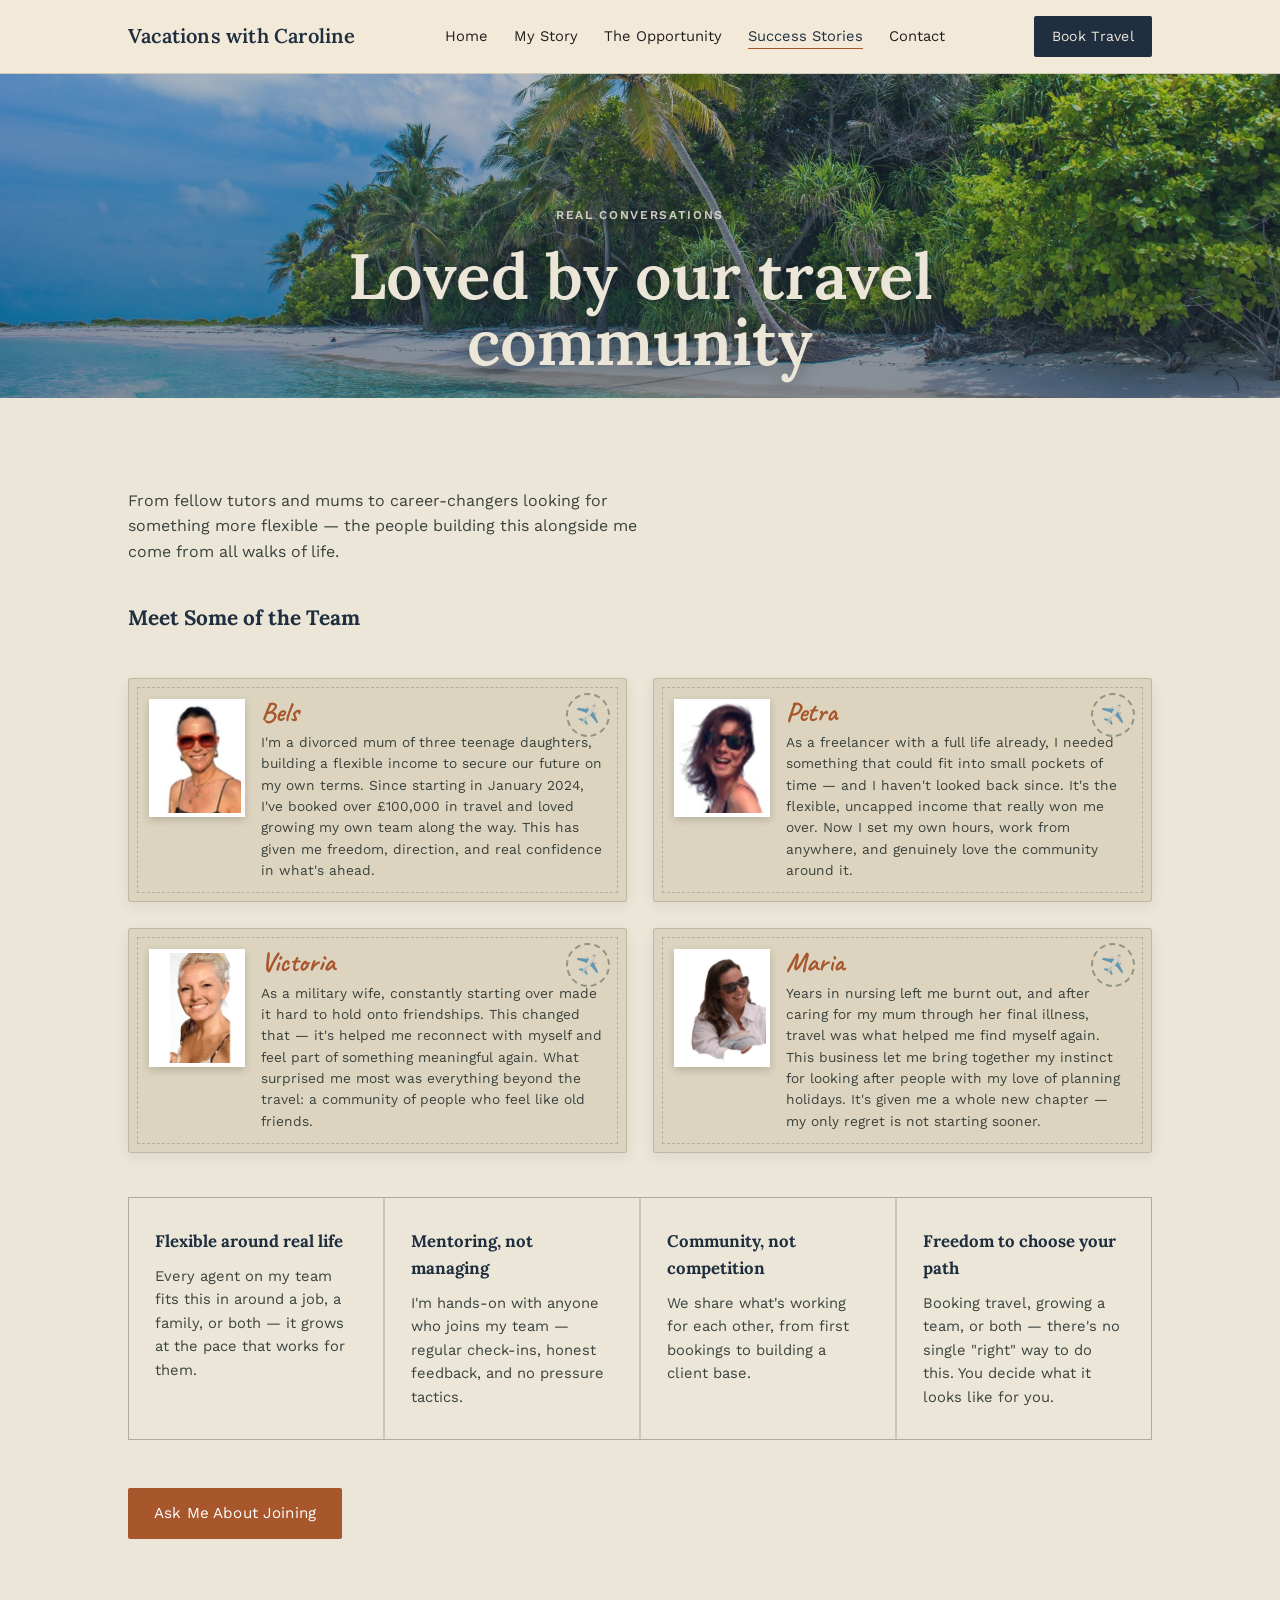
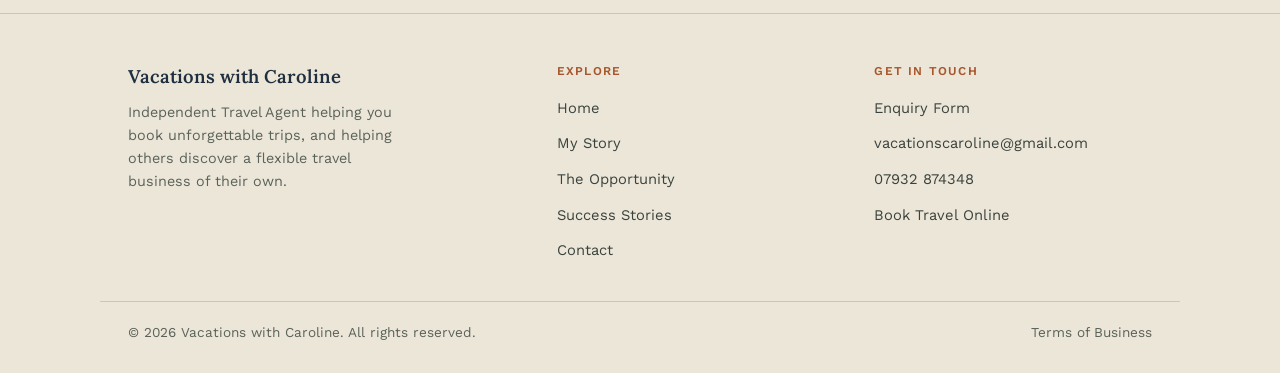
<file: success-stories.html>
<!DOCTYPE html>
<html lang="en">
<head>
<meta charset="UTF-8">
<meta name="viewport" content="width=device-width, initial-scale=1.0">
<title>Success Stories | Vacations with Caroline</title>
<meta name="description" content="What it's like working with Caroline as your travel agent, or joining her team of independent agents.">
<meta property="og:title" content="Success Stories | Vacations with Caroline">
<meta property="og:description" content="What it's like working with Caroline as your travel agent, or joining her team of independent agents.">
<meta property="og:image" content="https://vacationscaroline.github.io/vacations-with-caroline/images/hero-beach.jpg">
<meta property="og:url" content="https://vacationscaroline.github.io/vacations-with-caroline/success-stories.html">
<meta property="og:type" content="website">
<meta name="twitter:card" content="summary_large_image">
<meta name="twitter:title" content="Success Stories | Vacations with Caroline">
<meta name="twitter:description" content="What it's like working with Caroline as your travel agent, or joining her team of independent agents.">
<meta name="twitter:image" content="https://vacationscaroline.github.io/vacations-with-caroline/images/hero-beach.jpg">
<link rel="preconnect" href="https://fonts.googleapis.com">
<link rel="preconnect" href="https://fonts.gstatic.com" crossorigin>
<link href="https://fonts.googleapis.com/css2?family=Caveat:wght@500;600;700&family=Lora:ital,wght@0,400;0,500;0,600;0,700;1,400;1,500;1,600&family=Work+Sans:wght@300;400;500;600&display=swap" rel="stylesheet">
<link rel="stylesheet" href="style.css">
</head>
<body>

<header>
  <nav class="wrap">
    <a class="brand" href="index.html">Vacations with Caroline</a>
    <ul class="navlinks">
      <li><a href="index.html">Home</a></li>
      <li><a href="about.html">My Story</a></li>
      <li><a href="opportunity.html">The Opportunity</a></li>
      <li><a href="success-stories.html" class="active">Success Stories</a></li>
      <li><a href="contact.html">Contact</a></li>
    </ul>
    <a class="nav-cta" href="https://carolinekillen.inteletravel.uk">Book Travel</a>
  </nav>
</header>

<main>
  <section class="hero" style="border-top:none;padding-bottom:0;background-image:url('images/hero-beach.jpg');background-position:right 85%;">
    <div class="wrap">
      <p class="eyebrow">Real Conversations</p>
      <h1 style="max-width:16ch;">Loved by our travel community</h1>
    </div>
  </section>

  <section style="border-top:none;">
    <div class="wrap reveal">
      <p class="team-note">From fellow tutors and mums to career-changers looking for something more flexible — the people building this alongside me come from all walks of life.</p>
      <h3 style="font-family:var(--font-display);color:var(--teal-deep);font-size:1.3rem;margin:36px 0 0;">Meet Some of the Team</h3>

      <div class="postcard-grid">
        <div class="postcard">
          <div class="postmark">✈️</div>
          <div class="postcard-inner">
            <div class="postcard-photo"><img src="images/story-bels.jpg" alt="Bels"></div>
            <div class="postcard-body">
              <p class="postcard-title">Bels</p>
              <p class="postcard-quote">I'm a divorced mum of three teenage daughters, building a flexible income to secure our future on my own terms. Since starting in January 2024, I've booked over £100,000 in travel and loved growing my own team along the way. This has given me freedom, direction, and real confidence in what's ahead.</p>
            </div>
          </div>
        </div>
        <div class="postcard">
          <div class="postmark">✈️</div>
          <div class="postcard-inner">
            <div class="postcard-photo"><img src="images/story-petra.jpg" alt="Petra"></div>
            <div class="postcard-body">
              <p class="postcard-title">Petra</p>
              <p class="postcard-quote">As a freelancer with a full life already, I needed something that could fit into small pockets of time — and I haven't looked back since. It's the flexible, uncapped income that really won me over. Now I set my own hours, work from anywhere, and genuinely love the community around it.</p>
            </div>
          </div>
        </div>
        <div class="postcard">
          <div class="postmark">✈️</div>
          <div class="postcard-inner">
            <div class="postcard-photo"><img src="images/story-victoria.jpg" alt="Victoria"></div>
            <div class="postcard-body">
              <p class="postcard-title">Victoria</p>
              <p class="postcard-quote">As a military wife, constantly starting over made it hard to hold onto friendships. This changed that — it's helped me reconnect with myself and feel part of something meaningful again. What surprised me most was everything beyond the travel: a community of people who feel like old friends.</p>
            </div>
          </div>
        </div>
        <div class="postcard">
          <div class="postmark">✈️</div>
          <div class="postcard-inner">
            <div class="postcard-photo"><img src="images/story-maria.jpg" alt="Maria"></div>
            <div class="postcard-body">
              <p class="postcard-title">Maria</p>
              <p class="postcard-quote">Years in nursing left me burnt out, and after caring for my mum through her final illness, travel was what helped me find myself again. This business let me bring together my instinct for looking after people with my love of planning holidays. It's given me a whole new chapter — my only regret is not starting sooner.</p>
            </div>
          </div>
        </div>
      </div>

      <div class="value-grid">
        <div class="value-item">
          <h4>Flexible around real life</h4>
          <p>Every agent on my team fits this in around a job, a family, or both — it grows at the pace that works for them.</p>
        </div>
        <div class="value-item">
          <h4>Mentoring, not managing</h4>
          <p>I'm hands-on with anyone who joins my team — regular check-ins, honest feedback, and no pressure tactics.</p>
        </div>
        <div class="value-item">
          <h4>Community, not competition</h4>
          <p>We share what's working for each other, from first bookings to building a client base.</p>
        </div>
        <div class="value-item">
          <h4>Freedom to choose your path</h4>
          <p>Booking travel, growing a team, or both — there's no single "right" way to do this. You decide what it looks like for you.</p>
        </div>
      </div>

      <div class="cta-row" style="margin-top:48px;margin-bottom:0;">
        <a class="btn btn-primary" href="contact.html">Ask Me About Joining</a>
      </div>
    </div>
  </section>
</main>

<footer>
  <div class="wrap footer-grid">
    <div>
      <p class="footer-brand">Vacations with Caroline</p>
      <p class="footer-tagline">Independent Travel Agent helping you book unforgettable trips, and helping others discover a flexible travel business of their own.</p>
    </div>
    <div>
      <p class="footer-heading">Explore</p>
      <ul class="footer-links">
        <li><a href="index.html">Home</a></li>
        <li><a href="about.html">My Story</a></li>
        <li><a href="opportunity.html">The Opportunity</a></li>
        <li><a href="success-stories.html">Success Stories</a></li>
        <li><a href="contact.html">Contact</a></li>
      </ul>
    </div>
    <div>
      <p class="footer-heading">Get In Touch</p>
      <ul class="footer-links">
        <li><a href="contact.html">Enquiry Form</a></li>
        <li><a href="mailto:vacationscaroline@gmail.com">vacationscaroline@gmail.com</a></li>
        <li><a href="https://wa.me/447932874348">07932 874348</a></li>
        <li><a href="https://carolinekillen.inteletravel.uk">Book Travel Online</a></li>
      </ul>
    </div>
  </div>
  <div class="wrap foot-wrap" style="border-top:1px solid var(--line);margin-top:0;padding-top:20px;">
    <span>© 2026 Vacations with Caroline. All rights reserved.</span>
    <a href="terms.html">Terms of Business</a>
  </div>
</footer>

<script>
  const els = document.querySelectorAll('.reveal');
  const io = new IntersectionObserver((entries)=>{
    entries.forEach(e=>{ if(e.isIntersecting){ e.target.classList.add('in'); io.unobserve(e.target); } });
  }, {threshold:0.15});
  els.forEach(el=>io.observe(el));
</script>

</body>
</html>
</file>
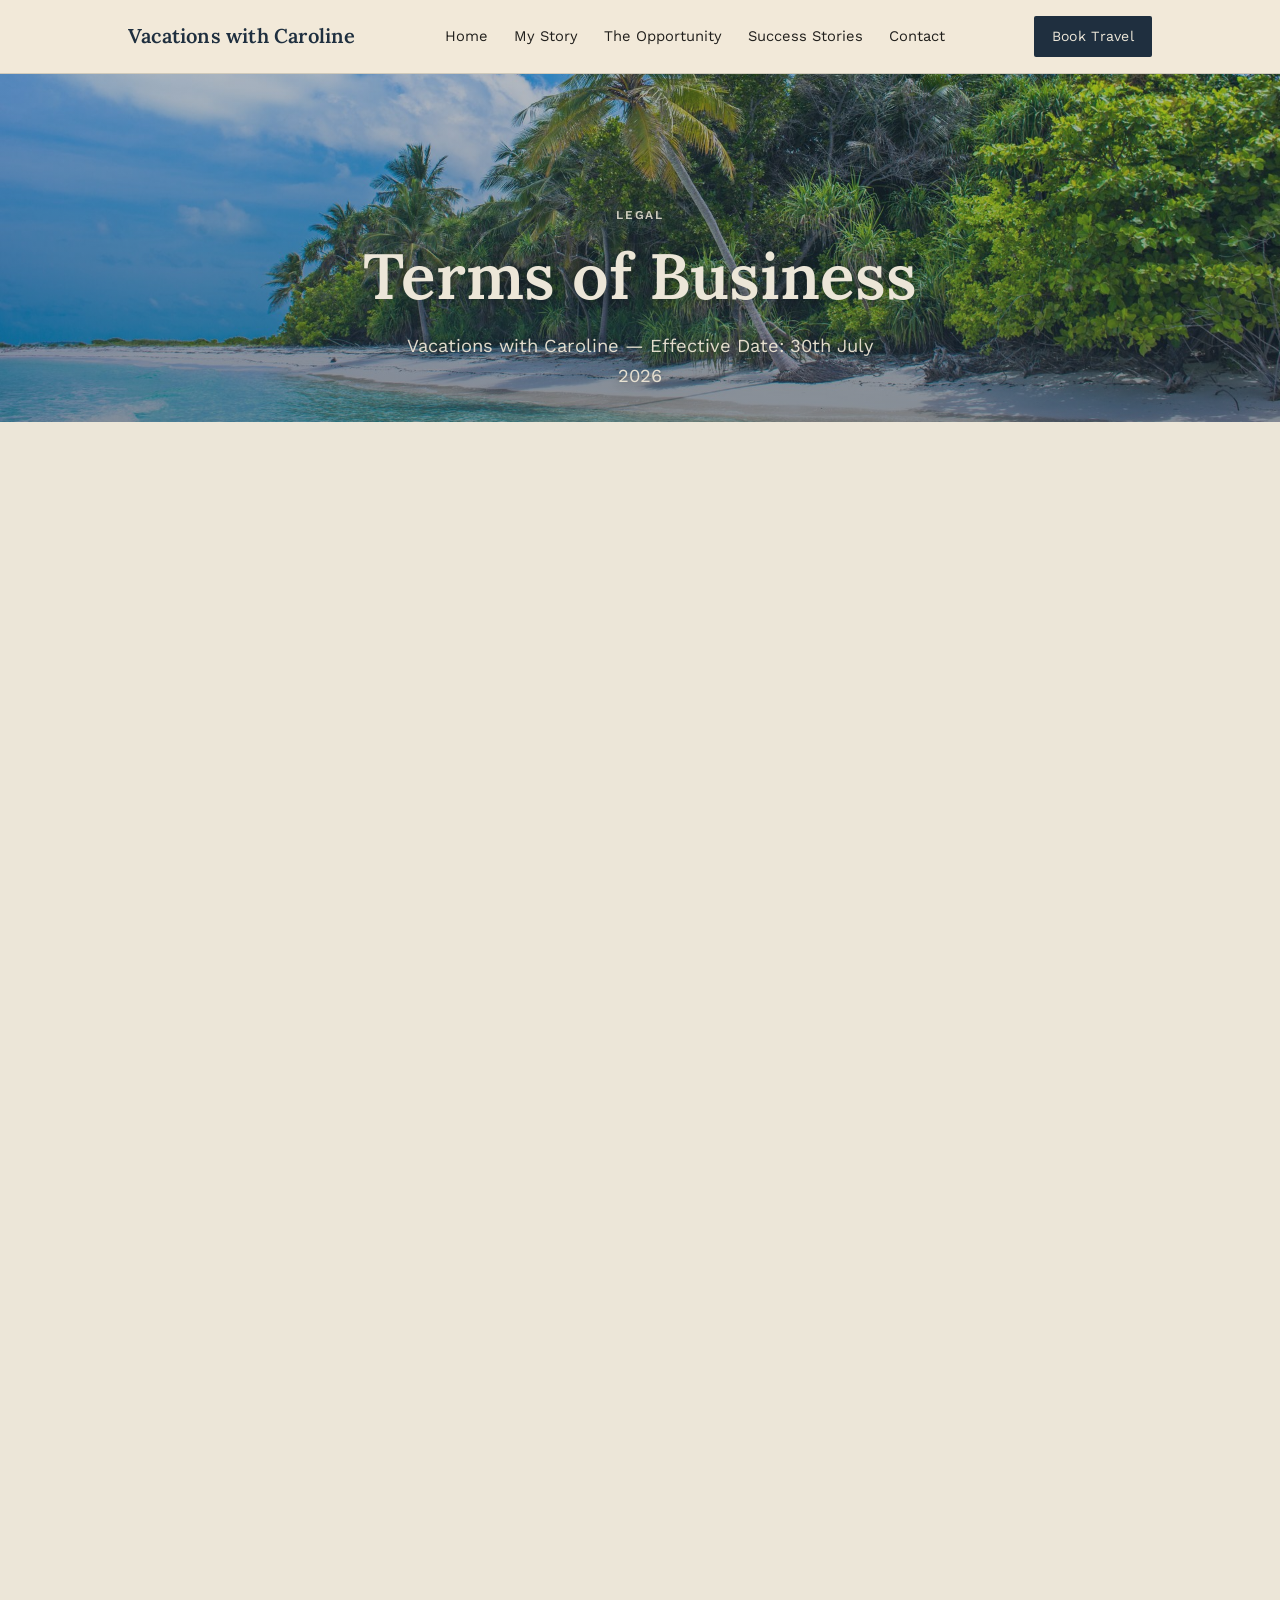
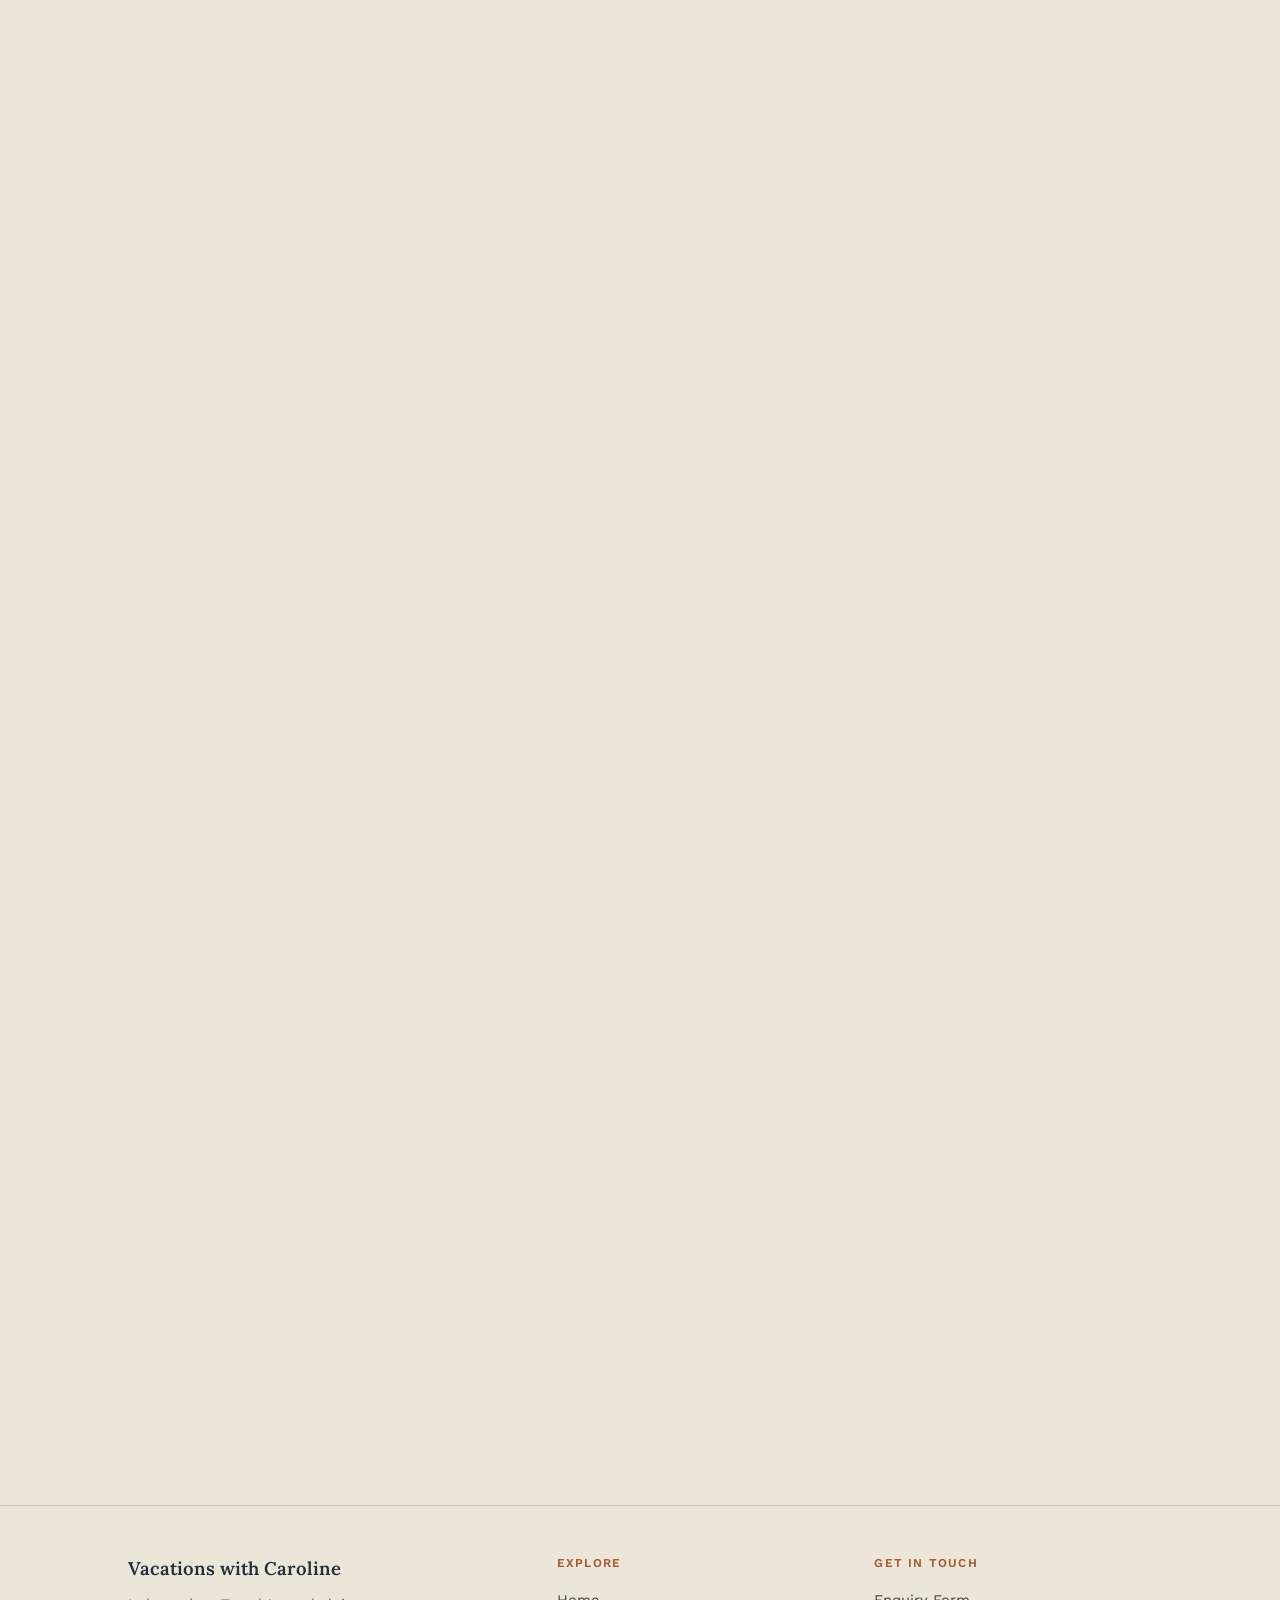
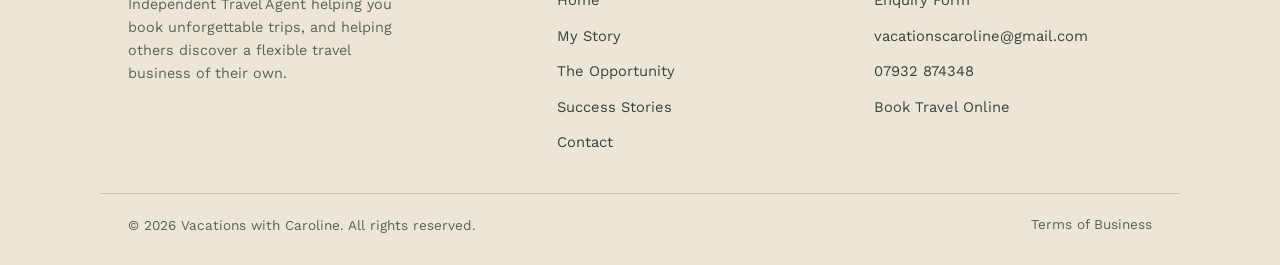
<file: terms.html>
<!DOCTYPE html>
<html lang="en">
<head>
<meta charset="UTF-8">
<meta name="viewport" content="width=device-width, initial-scale=1.0">
<title>Terms of Business | Vacations with Caroline</title>
<meta name="description" content="Terms of Business for Vacations with Caroline, Independent Travel Agent.">
<link rel="preconnect" href="https://fonts.googleapis.com">
<link rel="preconnect" href="https://fonts.gstatic.com" crossorigin>
<link href="https://fonts.googleapis.com/css2?family=Caveat:wght@500;600;700&family=Lora:ital,wght@0,400;0,500;0,600;0,700;1,400;1,500;1,600&family=Work+Sans:wght@300;400;500;600&display=swap" rel="stylesheet">
<link rel="stylesheet" href="style.css">
</head>
<body>

<header>
  <nav class="wrap">
    <a class="brand" href="index.html">Vacations with Caroline</a>
    <ul class="navlinks">
      <li><a href="index.html">Home</a></li>
      <li><a href="about.html">My Story</a></li>
      <li><a href="opportunity.html">The Opportunity</a></li>
      <li><a href="success-stories.html">Success Stories</a></li>
      <li><a href="contact.html">Contact</a></li>
    </ul>
    <a class="nav-cta" href="https://carolinekillen.inteletravel.uk">Book Travel</a>
  </nav>
</header>

<main>
  <section class="hero" style="border-top:none;padding-bottom:0;background-image:url('images/hero-beach.jpg');background-position:center 85%;">
    <div class="wrap">
      <p class="eyebrow">Legal</p>
      <h1 style="max-width:20ch;">Terms of Business</h1>
      <p class="lead">Vacations with Caroline — Effective Date: 30th July 2026</p>
    </div>
  </section>

  <section style="border-top:none;">
    <div class="wrap" style="max-width:760px;">
      <div class="reveal">
        <h3 style="font-family:var(--font-display);color:var(--teal-deep);font-size:1.3rem;margin:0 0 14px;">Introduction</h3>
        <p style="color:#3a423d;line-height:1.7;margin:0 0 32px;">Welcome to Vacations with Caroline ("we", "us", "our"). This website is intended to provide information about independent travel business opportunities, personal development, community activities, and related services. By accessing and using this website, you agree to comply with these Terms of Business.</p>
        <p style="color:#3a423d;line-height:1.7;margin:0 0 40px;">If you do not agree with these terms, please do not use this website.</p>

        <h3 style="font-family:var(--font-display);color:var(--teal-deep);font-size:1.3rem;margin:0 0 14px;">1. Website Purpose</h3>
        <p style="color:#3a423d;line-height:1.7;margin:0 0 16px;">Vacations with Caroline is an informational website designed to showcase opportunities within the travel industry and provide information about becoming an independent travel business owner.</p>
        <p style="color:#3a423d;line-height:1.7;margin:0 0 40px;">We do not sell, arrange, or book travel directly through this website. Any travel bookings, memberships, products, services, or business opportunities discussed may be provided by third-party organisations and are subject to their own terms and conditions.</p>

        <h3 style="font-family:var(--font-display);color:var(--teal-deep);font-size:1.3rem;margin:0 0 14px;">2. Information Accuracy</h3>
        <p style="color:#3a423d;line-height:1.7;margin:0 0 12px;">We make every reasonable effort to ensure the information on this website is accurate and up to date. However:</p>
        <ul style="color:#3a423d;line-height:1.7;margin:0 0 16px;padding-left:20px;">
          <li>Information may change without notice.</li>
          <li>We do not guarantee the completeness, accuracy, or suitability of any content.</li>
          <li>Earnings examples, testimonials, and success stories are illustrative only and do not guarantee future results.</li>
        </ul>
        <p style="color:#3a423d;line-height:1.7;margin:0 0 40px;">Individual results will vary based on personal effort, skills, experience, market conditions, and other factors outside our control.</p>

        <h3 style="font-family:var(--font-display);color:var(--teal-deep);font-size:1.3rem;margin:0 0 14px;">3. Business Opportunity Disclaimer</h3>
        <p style="color:#3a423d;line-height:1.7;margin:0 0 16px;">The travel business opportunity described on this website is intended for individuals interested in building an independent business. Success is not guaranteed.</p>
        <p style="color:#3a423d;line-height:1.7;margin:0 0 16px;">Any income examples, testimonials, or case studies are provided for illustrative purposes only and should not be considered typical or guaranteed outcomes.</p>
        <p style="color:#3a423d;line-height:1.7;margin:0 0 40px;">You should undertake your own research and seek independent financial or professional advice where appropriate before making business decisions.</p>

        <h3 style="font-family:var(--font-display);color:var(--teal-deep);font-size:1.3rem;margin:0 0 14px;">4. Third-Party Websites</h3>
        <p style="color:#3a423d;line-height:1.7;margin:0 0 12px;">This website may contain links to external websites operated by third parties. We are not responsible for:</p>
        <ul style="color:#3a423d;line-height:1.7;margin:0 0 16px;padding-left:20px;">
          <li>The content of third-party websites.</li>
          <li>The accuracy of information contained on those websites.</li>
          <li>Any products or services provided by third parties.</li>
        </ul>
        <p style="color:#3a423d;line-height:1.7;margin:0 0 40px;">Accessing third-party websites is entirely at your own risk.</p>

        <h3 style="font-family:var(--font-display);color:var(--teal-deep);font-size:1.3rem;margin:0 0 14px;">5. Intellectual Property</h3>
        <p style="color:#3a423d;line-height:1.7;margin:0 0 16px;">All content on this website, including but not limited to text, graphics, branding, logos, images, downloads and documents, is the property of Vacations with Caroline unless otherwise stated.</p>
        <p style="color:#3a423d;line-height:1.7;margin:0 0 40px;">Content may not be copied, reproduced, distributed, modified, or republished without prior written permission.</p>

        <h3 style="font-family:var(--font-display);color:var(--teal-deep);font-size:1.3rem;margin:0 0 14px;">6. Limitation of Liability</h3>
        <p style="color:#3a423d;line-height:1.7;margin:0 0 12px;">To the fullest extent permitted by law, Vacations with Caroline shall not be liable for any loss, damage, costs, or expenses arising directly or indirectly from:</p>
        <ul style="color:#3a423d;line-height:1.7;margin:0 0 16px;padding-left:20px;">
          <li>Use of this website.</li>
          <li>Reliance on website content.</li>
          <li>Business decisions made based on information provided.</li>
          <li>Technical interruptions or website downtime.</li>
        </ul>
        <p style="color:#3a423d;line-height:1.7;margin:0 0 40px;">Nothing in these terms excludes liability where it would be unlawful to do so.</p>

        <h3 style="font-family:var(--font-display);color:var(--teal-deep);font-size:1.3rem;margin:0 0 14px;">7. Website Availability</h3>
        <p style="color:#3a423d;line-height:1.7;margin:0 0 40px;">We reserve the right to modify website content, suspend access, remove content, or update services without notice. We do not guarantee uninterrupted access to the website.</p>

        <h3 style="font-family:var(--font-display);color:var(--teal-deep);font-size:1.3rem;margin:0 0 14px;">8. Governing Law</h3>
        <p style="color:#3a423d;line-height:1.7;margin:0 0 40px;">These Terms of Business shall be governed by and interpreted in accordance with the laws of England and Wales. Any disputes arising from the use of this website shall be subject to the exclusive jurisdiction of the courts of England and Wales.</p>

        <h3 style="font-family:var(--font-display);color:var(--teal-deep);font-size:1.3rem;margin:0 0 14px;">9. Contact</h3>
        <p style="color:#3a423d;line-height:1.7;margin:0 0 6px;">If you have any questions regarding these Terms of Business, please contact:</p>
        <p style="color:#3a423d;line-height:1.7;margin:0 0 6px;">Vacations with Caroline</p>
        <p style="color:#3a423d;line-height:1.7;margin:0 0 40px;">Email: <a href="mailto:vacationscaroline@gmail.com" style="color:var(--teal-deep);border-bottom:1px solid var(--coral);">vacationscaroline@gmail.com</a></p>

        <p style="color:#5a6259;font-size:0.85rem;border-top:1px solid var(--line);padding-top:20px;">Last Updated: 30th July 2026</p>
      </div>
    </div>
  </section>
</main>

<footer>
  <div class="wrap footer-grid">
    <div>
      <p class="footer-brand">Vacations with Caroline</p>
      <p class="footer-tagline">Independent Travel Agent helping you book unforgettable trips, and helping others discover a flexible travel business of their own.</p>
    </div>
    <div>
      <p class="footer-heading">Explore</p>
      <ul class="footer-links">
        <li><a href="index.html">Home</a></li>
        <li><a href="about.html">My Story</a></li>
        <li><a href="opportunity.html">The Opportunity</a></li>
        <li><a href="success-stories.html">Success Stories</a></li>
        <li><a href="contact.html">Contact</a></li>
      </ul>
    </div>
    <div>
      <p class="footer-heading">Get In Touch</p>
      <ul class="footer-links">
        <li><a href="contact.html">Enquiry Form</a></li>
        <li><a href="mailto:vacationscaroline@gmail.com">vacationscaroline@gmail.com</a></li>
        <li><a href="https://wa.me/447932874348">07932 874348</a></li>
        <li><a href="https://carolinekillen.inteletravel.uk">Book Travel Online</a></li>
      </ul>
    </div>
  </div>
  <div class="wrap foot-wrap" style="border-top:1px solid var(--line);margin-top:0;padding-top:20px;">
    <span>© 2026 Vacations with Caroline. All rights reserved.</span>
    <a href="terms.html">Terms of Business</a>
  </div>
</footer>

</body>
</html>
</file>
<file: style.css>
:root{
  --teal-deep:   #1f2f3f;   /* deep navy-charcoal — headings, nav, primary structure */
  --teal-mid:    #55624f;   /* muted olive-slate — eyebrows, secondary labels */
  --sand:        #ece6d8;   /* warm stone background */
  --sand-soft:   #ddd4bf;   /* soft stone panel */
  --coral:       #a8562c;   /* burnt rust — primary accent */
  --ink:         #211f1c;
  --gold:        #7c6a3a;   /* muted brass — secondary accent */
  --line: rgba(33,31,28,0.16);
  --font-display: "Lora", serif;
  --font-body: "Work Sans", sans-serif;
}

*{box-sizing:border-box;}
html{scroll-behavior:smooth;}
body{
  margin:0;
  background:var(--sand);
  color:var(--ink);
  font-family:var(--font-body);
  font-weight:400;
  line-height:1.6;
  -webkit-font-smoothing:antialiased;
}

a{color:inherit;}
img{max-width:100%;display:block;}

.wrap{max-width:1080px;margin:0 auto;padding:0 28px;}

/* ---------- NAV ---------- */
header{
  position:sticky;top:0;z-index:50;
  background:rgba(242,234,217,0.92);
  backdrop-filter:blur(6px);
  border-bottom:1px solid var(--line);
}
nav.wrap{
  display:flex;align-items:center;justify-content:space-between;
  padding-top:16px;padding-bottom:16px;
}
.brand{
  font-family:var(--font-display);
  font-weight:600;
  font-size:1.25rem;
  letter-spacing:0.01em;
  text-decoration:none;
  color:var(--teal-deep);
}
.navlinks{display:flex;gap:26px;list-style:none;margin:0;padding:0;}
.navlinks a{
  text-decoration:none;font-size:0.92rem;color:var(--ink);
  padding-bottom:3px;border-bottom:1px solid transparent;
  transition:border-color .2s ease, color .2s ease;
}
.navlinks a:hover, .navlinks a:focus-visible, .navlinks a.active{border-color:var(--coral);color:var(--teal-deep);}
.nav-cta{
  background:var(--teal-deep);color:var(--sand);
  padding:9px 18px;border-radius:2px;text-decoration:none;
  font-size:0.88rem;letter-spacing:0.02em;
  transition:background .2s ease;
}
.nav-cta:hover, .nav-cta:focus-visible{background:var(--coral);}
@media (max-width:800px){
  .navlinks{display:none;}
}

/* ---------- HERO ---------- */
.hero{
  position:relative;
  padding:120px 0 80px;
  background-size:cover;
  background-position:center 78%;
  text-align:center;
  overflow:hidden;
}
.hero::before{
  content:"";position:absolute;inset:0;
  background:linear-gradient(180deg, rgba(31,47,63,0.32), rgba(31,47,63,0.52));
  z-index:0;
}
.hero > .wrap{position:relative;z-index:1;}
.eyebrow{
  text-transform:uppercase;letter-spacing:0.14em;font-size:0.75rem;
  color:var(--teal-mid);font-weight:600;margin-bottom:18px;
}
.hero .eyebrow{color:rgba(236,230,216,0.85);}
h1{
  font-family:var(--font-display);
  font-weight:600;
  font-size:clamp(2.4rem, 5.5vw, 4rem);
  line-height:1.04;margin:0 0 22px;color:var(--teal-deep);
  max-width:14ch;
}
.hero h1{color:var(--sand);max-width:none;margin-left:auto;margin-right:auto;text-shadow:0 2px 18px rgba(20,26,20,0.45);}
h1 em{font-style:italic;font-weight:500;color:var(--coral);}
.hero .tagline{
  font-family:var(--font-display);font-style:italic;font-weight:500;
  font-size:clamp(1.2rem,2.4vw,1.6rem);color:#e2c88a;margin:0 0 26px;
  text-shadow:0 2px 14px rgba(20,26,20,0.5);
}
.hero p.lead{
  font-size:1.15rem;max-width:46ch;color:rgba(242,234,217,0.92);margin:0 auto 32px;
  text-shadow:0 1px 10px rgba(20,26,20,0.45);
}
.cta-row{display:flex;gap:16px;flex-wrap:wrap;margin-bottom:56px;}
.hero .cta-row{justify-content:center;margin-bottom:0;}
.btn{
  display:inline-block;padding:13px 26px;text-decoration:none;
  font-size:0.95rem;letter-spacing:0.01em;border-radius:2px;
  transition:transform .15s ease, background .2s ease, color .2s ease;
}
.btn-primary{background:var(--coral);color:#fff;}
.btn-primary:hover{background:#c25f3c;transform:translateY(-1px);}
.btn-ghost{border:1px solid var(--teal-deep);color:var(--teal-deep);}
.btn-ghost:hover{background:var(--teal-deep);color:var(--sand);}
.hero .btn-ghost{border-color:var(--sand);color:var(--sand);}
.hero .btn-ghost:hover{background:var(--sand);color:var(--teal-deep);}

/* Flight path signature visual */
.route{width:100%;max-width:980px;margin:0 auto;}
.route svg{width:100%;height:auto;overflow:visible;}
.route-dash{stroke-dasharray:6 8;animation:dash 40s linear infinite;}
@keyframes dash{to{stroke-dashoffset:-500;}}
.route-label{font-family:var(--font-body);font-size:13px;fill:var(--ink);font-weight:500;}
.route-city{font-family:var(--font-display);font-size:15px;fill:var(--teal-deep);font-weight:600;}

@media (prefers-reduced-motion: reduce){
  .route-dash{animation:none;}
  *{scroll-behavior:auto !important;}
}

/* ---------- SECTION GENERIC ---------- */
section{padding:74px 0;border-top:1px solid var(--line);}
.section-head{max-width:56ch;margin-bottom:40px;}
.kicker{
  font-family:var(--font-body);text-transform:uppercase;letter-spacing:0.14em;
  font-size:0.72rem;color:var(--coral);font-weight:600;margin-bottom:12px;
}
h2{
  font-family:var(--font-display);font-weight:600;font-size:clamp(1.7rem,3.2vw,2.4rem);
  color:var(--teal-deep);margin:0 0 14px;line-height:1.15;
}
.section-head p{font-size:1.05rem;color:#3a423d;margin:0;}

.reveal{opacity:0;transform:translateY(18px);transition:opacity .6s ease, transform .6s ease;}
.reveal.in{opacity:1;transform:none;}

/* ---------- MY STORY ---------- */
.story-grid{display:grid;grid-template-columns:1.1fr 0.9fr;gap:56px;align-items:start;}
.story-grid p{font-size:1.02rem;color:#2c332e;margin:0 0 18px;}
.pull{
  font-family:var(--font-display);font-style:italic;font-size:1.3rem;
  color:var(--teal-deep);border-left:2px solid var(--coral);padding-left:20px;
  margin:0;line-height:1.4;
}
.story-side{background:var(--sand-soft);padding:32px;border-radius:2px;}
.story-side h3{font-family:var(--font-display);font-size:1.1rem;margin:0 0 14px;color:var(--teal-deep);}
.story-side ul{margin:0;padding-left:18px;color:#2c332e;font-size:0.96rem;}
.story-side li{margin-bottom:10px;}
@media (max-width:760px){.story-grid{grid-template-columns:1fr;}}

/* ---------- BOOK GRID ---------- */
.book-grid{
  display:grid;grid-template-columns:repeat(auto-fit,minmax(150px,1fr));
  gap:2px;background:var(--line);border:1px solid var(--line);
}
.book-item{background:var(--sand);padding:26px 18px;text-align:center;font-size:0.92rem;color:var(--ink);}
.book-item .ic{font-size:1.6rem;display:block;margin-bottom:10px;}

/* ---------- OPPORTUNITY ---------- */
.opp-wrap{display:grid;grid-template-columns:1fr 1fr;gap:56px;align-items:center;}
.opp-points{list-style:none;margin:0;padding:0;}
.opp-points li{display:flex;gap:16px;margin-bottom:22px;padding-bottom:22px;border-bottom:1px solid var(--line);}
.opp-points li:last-child{border-bottom:none;}
.opp-num{font-family:var(--font-display);font-weight:600;color:var(--coral);font-size:1.1rem;min-width:28px;}
.opp-points h4{margin:0 0 4px;font-family:var(--font-display);font-size:1.05rem;color:var(--teal-deep);}
.opp-points p{margin:0;color:#3a423d;font-size:0.95rem;}
.opp-card{background:var(--teal-deep);color:var(--sand);padding:40px 34px;border-radius:2px;}
.opp-card .kicker{color:var(--gold);}
.opp-card h3{font-family:var(--font-display);font-size:1.5rem;margin:0 0 14px;font-weight:600;}
.opp-card p{color:rgba(242,234,217,0.85);margin:0 0 26px;font-size:0.98rem;}
.badge-row{display:flex;gap:14px;flex-wrap:wrap;margin-bottom:26px;}
.badge{border:1px solid rgba(242,234,217,0.35);padding:6px 12px;font-size:0.78rem;letter-spacing:0.03em;border-radius:2px;}
@media (max-width:800px){.opp-wrap{grid-template-columns:1fr;}}

/* ---------- SUCCESS STORIES ---------- */
.team-quote{font-family:var(--font-display);font-size:clamp(1.3rem,2.6vw,1.8rem);line-height:1.4;color:var(--teal-deep);max-width:32ch;margin:0 0 24px;}
.team-note{color:#3a423d;font-size:1rem;max-width:52ch;}
.value-grid{display:grid;grid-template-columns:repeat(auto-fit,minmax(220px,1fr));gap:2px;background:var(--line);border:1px solid var(--line);margin-top:44px;}
.value-item{background:var(--sand);padding:30px 26px;}
.value-item h4{font-family:var(--font-display);color:var(--teal-deep);margin:0 0 10px;font-size:1.05rem;}
.value-item p{margin:0;color:#3a423d;font-size:0.92rem;}

/* ---------- CONTACT ---------- */
.contact-wrap{display:grid;grid-template-columns:1fr 1fr;gap:56px;}
.contact-info a{display:inline-block;margin-top:6px;font-size:1.05rem;color:var(--teal-deep);text-decoration:none;border-bottom:1px solid var(--coral);}
.contact-info h4{font-family:var(--font-display);font-size:0.95rem;text-transform:uppercase;letter-spacing:0.08em;color:var(--coral);margin:0 0 4px;font-weight:600;}
.contact-info .row{margin-bottom:26px;}
form{display:flex;flex-direction:column;gap:14px;}
label{font-size:0.85rem;color:var(--teal-deep);font-weight:500;}
input, textarea{font-family:var(--font-body);font-size:0.98rem;padding:12px 14px;border:1px solid var(--line);background:#fff;border-radius:2px;color:var(--ink);}
textarea{resize:vertical;min-height:100px;}
input:focus, textarea:focus, a:focus-visible, button:focus-visible{outline:2px solid var(--coral);outline-offset:2px;}
form button{align-self:flex-start;background:var(--coral);color:#fff;border:none;padding:13px 28px;font-size:0.95rem;border-radius:2px;cursor:pointer;transition:background .2s ease;}
form button:hover{background:#c25f3c;}
.radio-group{display:flex;flex-direction:column;gap:10px;margin-top:2px;}
.radio-option{
  display:flex;align-items:center;gap:10px;font-size:0.95rem;color:var(--ink);
  font-weight:400;cursor:pointer;
}
.radio-option input{width:16px;height:16px;accent-color:var(--coral);cursor:pointer;}
@media (max-width:760px){.contact-wrap{grid-template-columns:1fr;}}

/* ---------- PHOTOS ---------- */
.photo-frame{
  border-radius:2px;overflow:hidden;background:var(--sand-soft);
  border:1px solid var(--line);
}
.photo-frame img{width:100%;height:100%;object-fit:cover;display:block;}
.hero-photo{max-width:980px;margin:0 auto;aspect-ratio:16/9;}
.story-photo{aspect-ratio:3/4;margin-bottom:24px;}
.team-photo-grid{
  display:grid;grid-template-columns:repeat(auto-fit,minmax(220px,1fr));
  gap:20px;margin:44px 0;
}
.team-photo-grid .photo-frame{aspect-ratio:1/1;max-width:180px;margin:0 auto;}
.team-photo-grid .story-name{
  font-family:var(--font-display);color:var(--teal-deep);font-weight:600;
  font-size:1.05rem;margin:16px 0 8px;text-align:center;
}
.team-photo-grid .story-quote{font-size:0.9rem;color:#3a423d;line-height:1.55;}
.photo-caption{font-size:0.85rem;color:#5a6259;margin-top:8px;text-align:center;}

.featured-story{
  display:grid;grid-template-columns:0.8fr 1.2fr;gap:44px;align-items:center;
  margin:44px 0 56px;
}
.featured-story .photo-frame{aspect-ratio:4/5;}
.featured-story blockquote{
  margin:0 0 16px;font-family:var(--font-display);font-style:italic;
  font-size:1.15rem;line-height:1.55;color:var(--teal-deep);
}
.featured-story cite{
  font-family:var(--font-body);font-style:normal;font-size:0.92rem;color:var(--coral);
  font-weight:500;
}
@media (max-width:760px){
  .featured-story{grid-template-columns:1fr;}
  .featured-story .photo-frame{max-width:220px;margin:0 auto;}
}

/* Animated globe with a plane touring several destinations */
.globe-orbit{position:relative;width:240px;height:240px;margin:0 auto;}
.globe-orbit .globe-emoji{
  position:absolute;inset:0;display:flex;align-items:center;justify-content:center;
  font-size:190px;line-height:1;
}
.globe-orbit .pin{
  position:absolute;width:9px;height:9px;border-radius:50%;
  background:#4a7c3f;transform:translate(-50%,-50%);
  box-shadow:0 0 0 3px rgba(74,124,63,0.28);
}
.globe-orbit .plane-travel{
  position:absolute;font-size:1.4rem;line-height:1;
  transform:translate(-50%,-50%);
  filter:brightness(0.4) contrast(1.15) drop-shadow(0 1px 2px rgba(20,26,20,0.35));
  animation:world-tour 18s ease-in-out infinite;
  will-change:left, top, transform;
}
@keyframes world-tour{
  0%   {left:38%; top:26%; transform:translate(-50%,-50%) rotate(15deg);}
  20%  {left:74%; top:32%; transform:translate(-50%,-50%) rotate(95deg);}
  40%  {left:44%; top:50%; transform:translate(-50%,-50%) rotate(165deg);}
  60%  {left:50%; top:70%; transform:translate(-50%,-50%) rotate(235deg);}
  80%  {left:28%; top:46%; transform:translate(-50%,-50%) rotate(305deg);}
  100% {left:38%; top:26%; transform:translate(-50%,-50%) rotate(375deg);}
}
@media (prefers-reduced-motion: reduce){
  .globe-orbit .plane-travel{animation:none;left:38%;top:26%;transform:translate(-50%,-50%) rotate(15deg);}
}

/* Postcards from the team */
.postcard-grid{
  display:grid;grid-template-columns:repeat(auto-fit,minmax(340px,1fr));
  gap:26px;margin-top:44px;
}
.postcard{
  position:relative;background:var(--sand-soft);border:1px solid var(--line);
  border-radius:3px;padding:20px 20px 20px 20px;box-shadow:0 4px 14px rgba(28,36,32,0.08);
  overflow:hidden;
}
.postcard::before{
  content:"";position:absolute;inset:8px;border:1px dashed rgba(85,98,79,0.3);
  pointer-events:none;
}
.postcard-inner{display:flex;gap:16px;position:relative;z-index:1;}
.postcard-photo{
  flex:0 0 96px;width:96px;height:118px;border:4px solid #fff;
  box-shadow:0 3px 8px rgba(28,36,32,0.2);overflow:hidden;
}
.postcard-photo img{width:100%;height:100%;object-fit:cover;display:block;}
.postcard-body{flex:1;min-width:0;}
.postcard-title{
  font-family:'Caveat',cursive;font-weight:700;font-size:1.7rem;
  color:var(--coral);margin:0 0 6px;line-height:1;
}
.postcard-quote{font-size:0.86rem;color:#3a423d;line-height:1.55;margin:0;}
.postmark{
  position:absolute;top:14px;right:16px;width:44px;height:44px;
  border:2px dashed var(--teal-mid);border-radius:50%;opacity:0.55;
  display:flex;align-items:center;justify-content:center;
  font-size:1.1rem;transform:rotate(-10deg);z-index:1;
}
.postcard-placeholder{background:transparent;border-style:dashed;box-shadow:none;}
.postcard-photo-empty{
  display:flex;align-items:center;justify-content:center;
  background:rgba(85,98,79,0.06);color:var(--teal-mid);
  font-size:1.8rem;border-style:dashed;border-color:rgba(85,98,79,0.3);
}
.postcard-placeholder .postcard-title{color:var(--teal-mid);}
.postcard-placeholder .postcard-quote{font-style:italic;color:#5a6259;}

.btn-whatsapp{
  display:inline-flex;align-items:center;gap:10px;
  background:#25D366;color:#fff;padding:13px 26px;text-decoration:none;
  font-size:0.95rem;letter-spacing:0.01em;border-radius:2px;
  transition:transform .15s ease, background .2s ease;
}
.btn-whatsapp:hover{background:#1ebc59;transform:translateY(-1px);}
.btn-whatsapp svg{width:20px;height:20px;flex:0 0 auto;}

.photo-band{
  position:relative;border-radius:3px;overflow:hidden;
  padding:44px 36px;background-size:cover;background-position:center;
}
.photo-band::before{
  content:"";position:absolute;inset:0;
  background:linear-gradient(180deg, rgba(31,47,63,0.62), rgba(31,47,63,0.8));
  z-index:0;
}
.photo-band > *{position:relative;z-index:1;}
.photo-band .kicker{color:rgba(236,230,216,0.85);}
.photo-band h2{color:var(--sand);}
.photo-band p:not(.kicker){color:rgba(242,234,217,0.9);}

/* Opportunity page extras */
.glance-grid{
  display:grid;grid-template-columns:repeat(auto-fit,minmax(160px,1fr));
  gap:2px;background:var(--line);border:1px solid var(--line);
}
.glance-item{background:var(--sand);padding:28px 22px;}
.glance-item .ic{font-size:1.6rem;display:block;margin-bottom:12px;}
.glance-item h4{font-family:var(--font-display);color:var(--teal-deep);margin:0 0 8px;font-size:1.05rem;}
.glance-item p{margin:0;font-size:0.9rem;color:#3a423d;}

.benefit-grid{
  display:grid;grid-template-columns:repeat(auto-fit,minmax(220px,1fr));gap:24px;
}
.benefit-item{background:var(--sand-soft);padding:30px 26px;border-radius:2px;}
.benefit-item h3{font-family:var(--font-display);font-style:italic;color:var(--coral);margin:0 0 12px;font-size:1.2rem;font-weight:500;}
.benefit-item p{margin:0;font-size:0.92rem;color:#3a423d;line-height:1.6;}

.faq-list{display:flex;flex-direction:column;gap:2px;background:var(--line);border:1px solid var(--line);}
.faq-item{background:var(--sand);padding:20px 24px;}
.faq-item summary{
  font-family:var(--font-display);color:var(--teal-deep);font-weight:600;
  cursor:pointer;list-style:none;font-size:1.02rem;
}
.faq-item summary::-webkit-details-marker{display:none;}
.faq-item summary::after{content:"+";float:right;color:var(--coral);font-size:1.2rem;}
.faq-item[open] summary::after{content:"–";}
.faq-item p{margin:12px 0 0;color:#3a423d;font-size:0.92rem;line-height:1.6;}

.cta-band{
  position:relative;border-radius:0;overflow:hidden;text-align:center;
  padding:64px 24px;background:var(--teal-deep);color:var(--sand);
}
.cta-band h2{color:var(--sand);}
.cta-band p{color:rgba(242,234,217,0.85);max-width:52ch;margin:0 auto 28px;}
.cta-band .cta-row{justify-content:center;margin-bottom:0;}

.pricing-grid{
  display:grid;grid-template-columns:repeat(auto-fit,minmax(240px,1fr));gap:24px;
}
.pricing-card{background:var(--sand-soft);padding:32px 28px;border-radius:2px;}
.pricing-card h3{font-family:var(--font-display);color:var(--teal-deep);margin:0 0 16px;font-size:1.2rem;}
.pricing-card .price-line{margin:0 0 10px;font-size:0.98rem;color:#3a423d;}
.pricing-card .price-line strong{color:var(--coral);font-size:1.15rem;}

footer{border-top:1px solid var(--line);padding:48px 0 28px;}
.footer-grid{
  display:grid;grid-template-columns:1.4fr 1fr 1fr;gap:40px;margin-bottom:28px;
}
.footer-brand{
  font-family:var(--font-display);font-weight:600;font-size:1.15rem;
  color:var(--teal-deep);margin:0 0 10px;
}
.footer-tagline{font-size:0.9rem;color:#5a6259;line-height:1.6;margin:0;max-width:32ch;}
.footer-heading{
  text-transform:uppercase;letter-spacing:0.1em;font-size:0.75rem;
  color:var(--coral);font-weight:600;margin:0 0 14px;
}
.footer-links{list-style:none;margin:0;padding:0;}
.footer-links li{margin-bottom:10px;}
.footer-links a{
  color:#3a423d;text-decoration:none;font-size:0.92rem;
  border-bottom:1px solid transparent;
}
.footer-links a:hover{color:var(--teal-deep);border-color:var(--coral);}
@media (max-width:700px){.footer-grid{grid-template-columns:1fr;gap:28px;}}
.foot-wrap{display:flex;justify-content:space-between;align-items:center;flex-wrap:wrap;gap:16px;font-size:0.85rem;color:#5a6259;}
.foot-wrap a{text-decoration:none;color:#5a6259;border-bottom:1px solid transparent;}
.foot-wrap a:hover{border-color:var(--coral);color:var(--teal-deep);}
</file>
